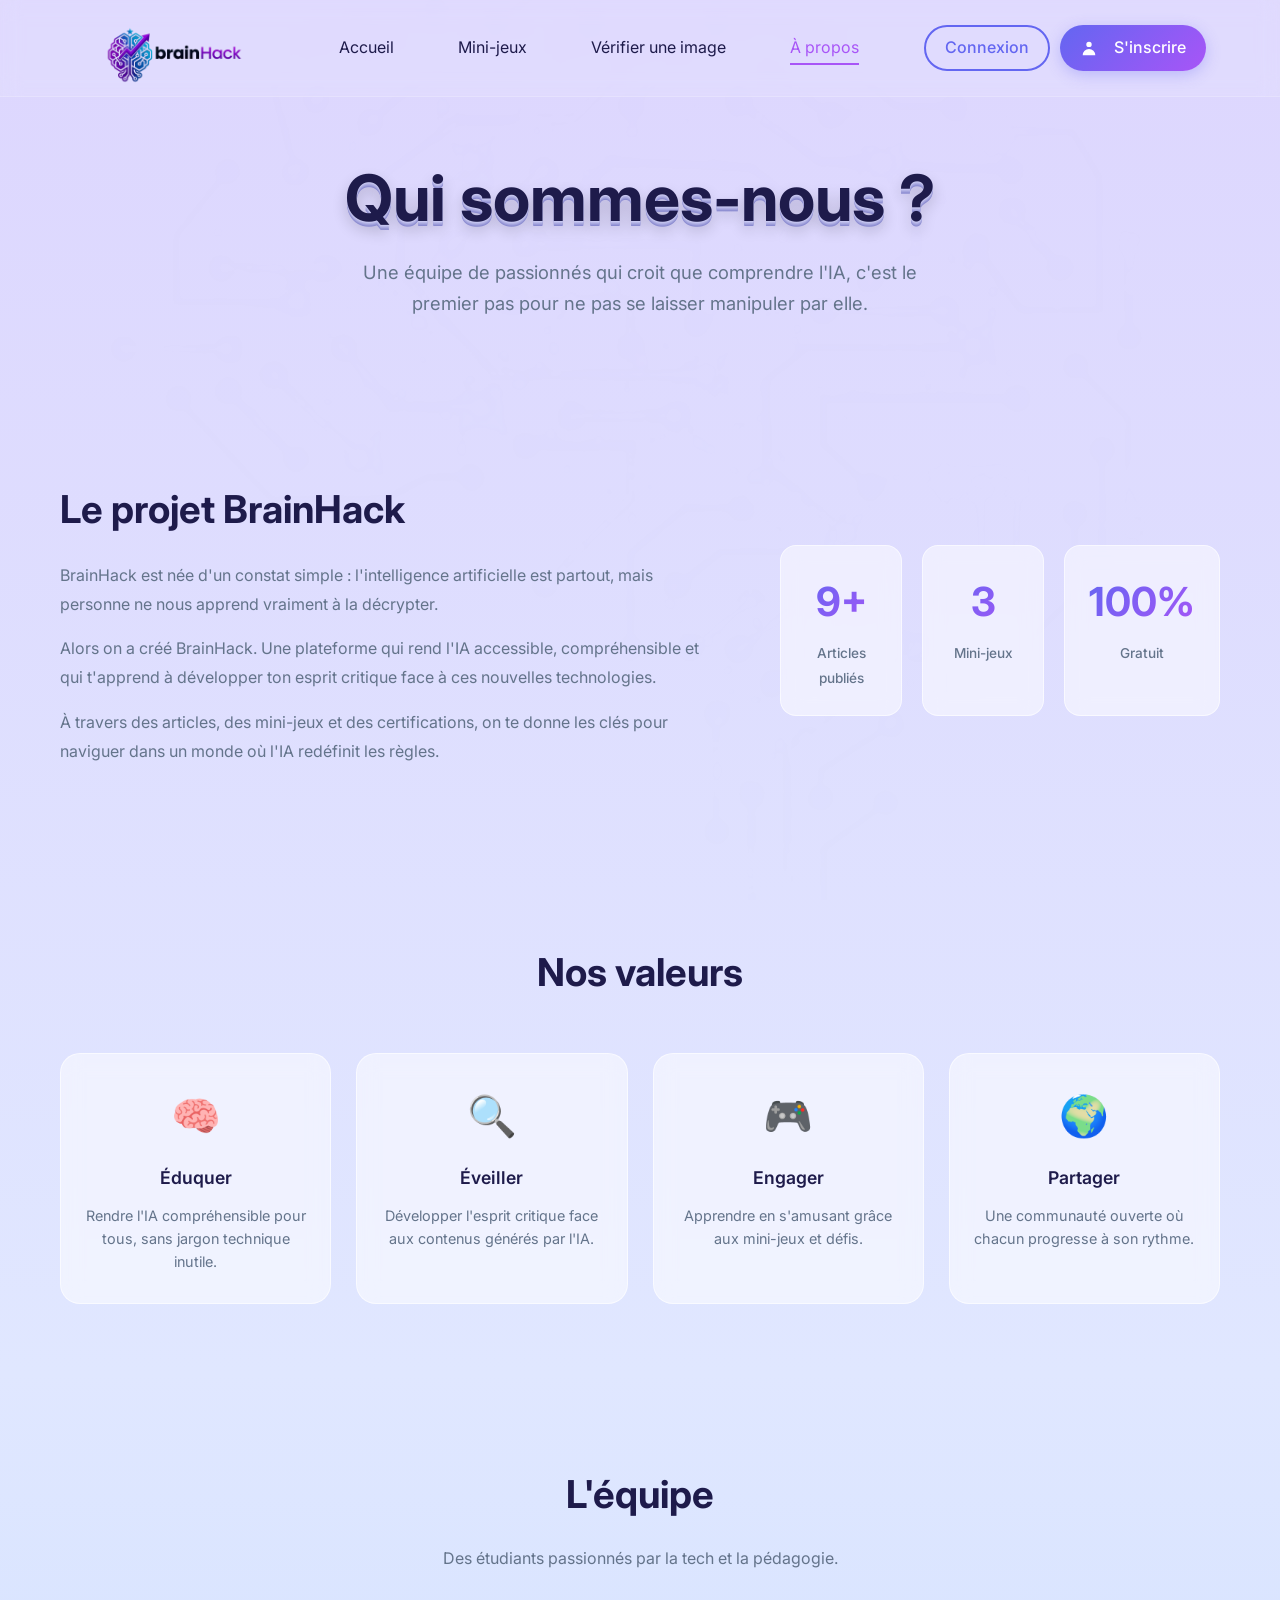
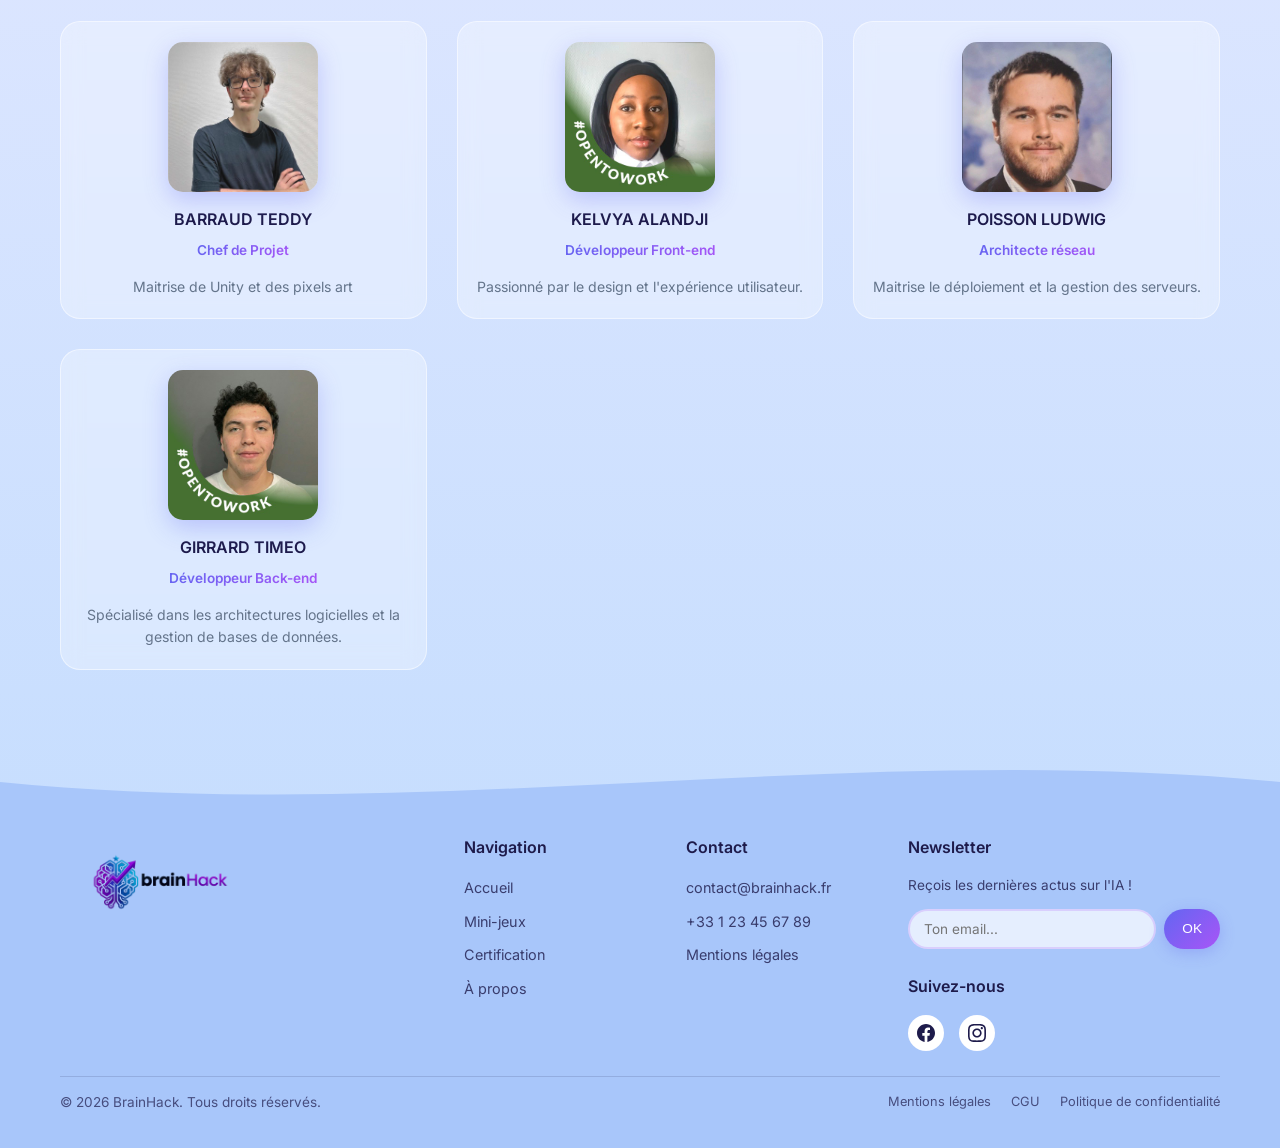
<file: frontend/html/Apropos.html>
﻿<!doctype html>
<html lang="fr">
  <head>
    <meta charset="UTF-8" />
    <meta name="viewport" content="width=device-width, initial-scale=1.0" />
    <title>À propos - BrainHack</title>
    <link rel="stylesheet" href="../css/style.css" />
    <link rel="preconnect" href="https://fonts.googleapis.com" />
    <link rel="preconnect" href="https://fonts.gstatic.com" crossorigin />
    <link
      href="https://fonts.googleapis.com/css2?family=Inter:wght@300;400;500;600;700&display=swap"
      rel="stylesheet"
    />
  </head>
  <body>
    <div class="page-bg">
      <img src="../assets/cerveauTest.png" alt="" class="bg-circuit" />
    </div>

    <!-- Navigation -->
    <nav class="navbar">
      <div class="nav-container">
        <a href="index.html" class="logo">
          <div class="logo-icon">
            <img
              src="../assets/logo.png"
              alt="Logo BrainHack"
              class="logo-img"
            />
          </div>
        </a>
        <div class="nav-links">
          <a href="index.html" class="nav-link">Accueil</a>
          <a href="games.html" class="nav-link">Mini-jeux</a>
          <a href="../api_ia/api-ia-bouton.html" class="nav-link"
            >Vérifier une image</a
          >
          <a href="Apropos.html" class="nav-link active">À propos</a>
        </div>
        <div class="nav-actions">
          <a href="authentification.html?mode=login" class="btn-outline-nav"
            >Connexion</a
          >
          <a href="authentification.html?mode=register" class="btn btn-primary">
            <svg class="btn-icon" viewBox="0 0 20 20" fill="currentColor">
              <path
                fill-rule="evenodd"
                d="M10 9a3 3 0 100-6 3 3 0 000 6zm-7 9a7 7 0 1114 0H3z"
                clip-rule="evenodd"
              />
            </svg>
            S'inscrire
          </a>
        </div>
        <button class="mobile-menu-btn" aria-label="Menu">
          <span></span>
          <span></span>
          <span></span>
        </button>
      </div>
    </nav>

    <main>
      <!-- Hero -->
      <section class="apropos-hero">
        <div class="container">
          <div class="apropos-hero-content">
            <h1 class="apropos-title">Qui sommes-nous ?</h1>
            <p class="apropos-subtitle">
              Une équipe de passionnés qui croit que comprendre l'IA, c'est le
              premier pas pour ne pas se laisser manipuler par elle.
            </p>
          </div>
        </div>
      </section>

      <!-- Présentation -->
      <section class="apropos-section">
        <div class="container">
          <div class="apropos-project">
            <div class="apropos-project-text">
              <h2 class="section-title">Le projet BrainHack</h2>
              <p>
                BrainHack est née d'un constat simple : l'intelligence
                artificielle est partout, mais personne ne nous apprend vraiment
                à la décrypter.
              </p>
              <p>
                Alors on a créé BrainHack. Une plateforme qui rend l'IA
                accessible, compréhensible et qui t'apprend à développer ton
                esprit critique face à ces nouvelles technologies.
              </p>
              <p>
                À travers des articles, des mini-jeux et des certifications, on
                te donne les clés pour naviguer dans un monde où l'IA redéfinit
                les règles.
              </p>
            </div>
            <div class="apropos-project-stats">
              <div class="stat-card">
                <span class="stat-number">9+</span>
                <span class="stat-label">Articles publiés</span>
              </div>
              <div class="stat-card">
                <span class="stat-number">3</span>
                <span class="stat-label">Mini-jeux</span>
              </div>
              <div class="stat-card">
                <span class="stat-number">100%</span>
                <span class="stat-label">Gratuit</span>
              </div>
            </div>
          </div>
        </div>
      </section>

      <!-- Valeurs -->
      <section class="apropos-section apropos-mission">
        <div class="container">
          <h2 class="section-title text-center">Nos valeurs</h2>
          <div class="valeurs-grid">
            <div class="valeur-card">
              <div class="valeur-icon">🧠</div>
              <h3>Éduquer</h3>
              <p>
                Rendre l'IA compréhensible pour tous, sans jargon technique
                inutile.
              </p>
            </div>
            <div class="valeur-card">
              <div class="valeur-icon">🔍</div>
              <h3>Éveiller</h3>
              <p>
                Développer l'esprit critique face aux contenus générés par l'IA.
              </p>
            </div>
            <div class="valeur-card">
              <div class="valeur-icon">🎮</div>
              <h3>Engager</h3>
              <p>Apprendre en s'amusant grâce aux mini-jeux et défis.</p>
            </div>
            <div class="valeur-card">
              <div class="valeur-icon">🌍</div>
              <h3>Partager</h3>
              <p>Une communauté ouverte où chacun progresse à son rythme.</p>
            </div>
          </div>
        </div>
      </section>

      <!-- Équipe -->
      <section class="apropos-section">
        <div class="container">
          <h2 class="section-title text-center">L'équipe</h2>
          <p class="section-subtitle text-center">
            Des étudiants passionnés par la tech et la pédagogie.
          </p>
          <div class="equipe-grid">
            <div class="membre-card">
              <div class="membre-photo">
                <img
                  src="../assets/cap1.jpg"
                  alt="BARRAUD TEDDY"
                  onerror="
                    this.style.display = 'none';
                    this.nextElementSibling.style.display = 'flex';
                  "
                />
              </div>
              <h3 class="membre-nom">BARRAUD TEDDY</h3>
              <span class="membre-role">Chef de Projet</span>
              <p class="membre-bio">Maitrise de Unity et des pixels art</p>
            </div>
            <div class="membre-card">
              <div class="membre-photo">
                <img
                  src="../assets/femme.jpg"
                  alt="KELVYA ALANDJI"
                  onerror="
                    this.style.display = 'none';
                    this.nextElementSibling.style.display = 'flex';
                  "
                />
                <div class="membre-avatar-fallback">?</div>
              </div>
              <h3 class="membre-nom">KELVYA ALANDJI</h3>
              <span class="membre-role">Développeur Front-end</span>
              <p class="membre-bio">
                Passionné par le design et l'expérience utilisateur.
              </p>
            </div>
            <div class="membre-card">
              <div class="membre-photo">
                <img
                  src="../assets/cap2.jpg"
                  alt="POISSON LUDWIG"
                  onerror="
                    this.style.display = 'none';
                    this.nextElementSibling.style.display = 'flex';
                  "
                />
              </div>
              <h3 class="membre-nom">POISSON LUDWIG</h3>
              <span class="membre-role">Architecte réseau</span>
              <p class="membre-bio">
                Maitrise le déploiement et la gestion des serveurs.
              </p>
            </div>
            <div class="membre-card">
              <div class="membre-photo">
                <img
                  src="../assets/cap3.jpg"
                  alt="GIRRARD TIMEO"
                  onerror="
                    this.style.display = 'none';
                    this.nextElementSibling.style.display = 'flex';
                  "
                />
              </div>
              <h3 class="membre-nom">GIRRARD TIMEO</h3>
              <span class="membre-role">Développeur Back-end</span>
              <p class="membre-bio">
                Spécialisé dans les architectures logicielles et la gestion de
                bases de données.
              </p>
            </div>
          </div>
        </div>
      </section>
    </main>

    <!-- Footer -->
    <footer class="footer">
      <div class="footer-wave">
        <svg viewBox="0 0 1440 120" preserveAspectRatio="none">
          <path
            d="M0,64 C480,150 960,-20 1440,64 L1440,120 L0,120 Z"
            fill="#a8c6fa"
          />
        </svg>
      </div>
      <div class="footer-content">
        <div class="container">
          <div class="footer-grid">
            <div class="footer-brand">
              <a href="index.html" class="logo">
                <div class="logo-icon">
                  <img
                    src="../assets/logo.png"
                    alt="Logo BrainHack"
                    class="logo-img"
                  />
                </div>
              </a>
            </div>
            <div class="footer-links">
              <h4>Navigation</h4>
              <ul>
                <li><a href="index.html">Accueil</a></li>
                <li><a href="games.html">Mini-jeux</a></li>
                <li><a href="certification.html">Certification</a></li>
                <li><a href="Apropos.html">À propos</a></li>
              </ul>
            </div>
            <div class="footer-links">
              <h4>Contact</h4>
              <ul>
                <li>
                  <a href="mailto:contact@brainhack.fr">contact@brainhack.fr</a>
                </li>
                <li><a href="tel:+33123456789">+33 1 23 45 67 89</a></li>
                <li><a href="#">Mentions légales</a></li>
              </ul>
            </div>
            <div class="footer-newsletter">
              <h4>Newsletter</h4>
              <p class="newsletter-desc">
                Reçois les dernières actus sur l'IA !
              </p>
              <div class="newsletter-form">
                <input
                  type="email"
                  class="newsletter-input"
                  placeholder="Ton email..."
                />
                <button class="btn btn-primary newsletter-btn">OK</button>
              </div>
              <h4 style="margin-top: 25px">Suivez-nous</h4>
              <div class="social-links">
                <a href="#" aria-label="Facebook">
                  <svg
                    viewBox="0 0 24 24"
                    fill="currentColor"
                    class="social-icon"
                  >
                    <path
                      d="M24 12.073c0-6.627-5.373-12-12-12s-12 5.373-12 12c0 5.99 4.388 10.954 10.125 11.854v-8.385H7.078v-3.47h3.047V9.43c0-3.007 1.792-4.669 4.533-4.669 1.312 0 2.686.235 2.686.235v2.953H15.83c-1.491 0-1.956.925-1.956 1.874v2.25h3.328l-.532 3.47h-2.796v8.385C19.612 23.027 24 18.062 24 12.073z"
                    />
                  </svg>
                </a>
                <a href="#" aria-label="Instagram">
                  <svg
                    viewBox="0 0 24 24"
                    fill="currentColor"
                    class="social-icon"
                  >
                    <path
                      d="M12 2.163c3.204 0 3.584.012 4.85.07 3.252.148 4.771 1.691 4.919 4.919.058 1.265.069 1.645.069 4.849 0 3.205-.012 3.584-.069 4.849-.149 3.225-1.664 4.771-4.919 4.919-1.266.058-1.644.07-4.85.07-3.204 0-3.584-.012-4.849-.07-3.26-.149-4.771-1.699-4.919-4.92-.058-1.265-.07-1.644-.07-4.849 0-3.204.013-3.583.07-4.849.149-3.227 1.664-4.771 4.919-4.919 1.266-.057 1.645-.069 4.849-.069zm0-2.163c-3.259 0-3.667.014-4.947.072-4.358.2-6.78 2.618-6.98 6.98-.059 1.281-.073 1.689-.073 4.948 0 3.259.014 3.668.072 4.948.2 4.358 2.618 6.78 6.98 6.98 1.281.058 1.689.072 4.948.072 3.259 0 3.668-.014 4.948-.072 4.354-.2 6.782-2.618 6.979-6.98.059-1.28.073-1.689.073-4.948 0-3.259-.014-3.667-.072-4.947-.196-4.354-2.617-6.78-6.979-6.98-1.281-.059-1.69-.073-4.949-.073zm0 5.838c-3.403 0-6.162 2.759-6.162 6.162s2.759 6.163 6.162 6.163 6.162-2.759 6.162-6.163c0-3.403-2.759-6.162-6.162-6.162zm0 10.162c-2.209 0-4-1.79-4-4 0-2.209 1.791-4 4-4s4 1.791 4 4c0 2.21-1.791 4-4 4zm6.406-11.845c-.796 0-1.441.645-1.441 1.44s.645 1.44 1.441 1.44c.795 0 1.439-.645 1.439-1.44s-.644-1.44-1.439-1.44z"
                    />
                  </svg>
                </a>
              </div>
            </div>
          </div>
          <div class="footer-bottom">
            <p class="footer-copyright">
              © 2026 BrainHack. Tous droits réservés.
            </p>
            <div class="footer-legal">
              <a href="#">Mentions légales</a>
              <a href="#">CGU</a>
              <a href="#">Politique de confidentialité</a>
            </div>
          </div>
        </div>
      </div>
    </footer>

    <script src="../js/script.js"></script>
    <script src="../js/Apropos.js"></script>
  </body>
</html>
</file>
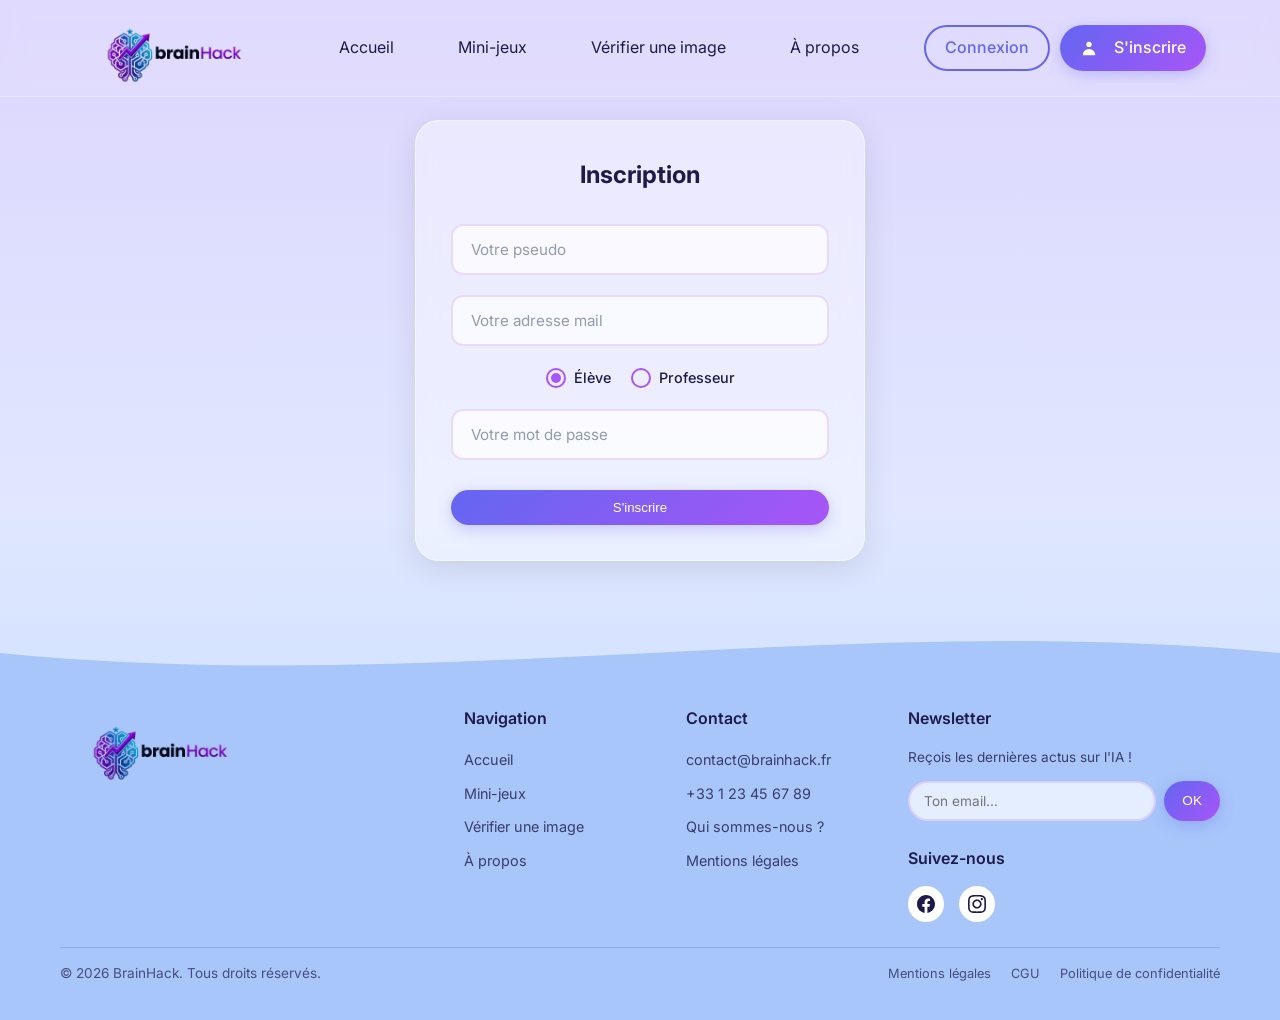
<file: frontend/html/authentification.html>
﻿<!doctype html>
<html lang="fr">
  <head>
    <meta charset="UTF-8" />
    <meta name="viewport" content="width=device-width, initial-scale=1.0" />
    <title>BrainHack - Tous comprendre sur l'IA</title>
    <link rel="icon" type="image/png" href="../assets/logo.png" />
    <link rel="stylesheet" href="../css/style.css" />
    <link rel="preconnect" href="https://fonts.googleapis.com" />
    <link rel="preconnect" href="https://fonts.gstatic.com" crossorigin />
    <link
      href="https://fonts.googleapis.com/css2?family=Inter:wght@300;400;500;600;700&display=swap"
      rel="stylesheet"
    />
  </head>
  <body>
    <!-- Navigation -->
    <nav class="navbar">
      <div class="nav-container">
        <a href="index.html" class="logo">
          <div class="logo-icon">
            <img
              src="../assets/logo.png"
              alt="Logo BrainHack"
              class="logo-img"
            />
          </div>
        </a>

        <div class="nav-links">
          <a href="index.html" class="nav-link">Accueil</a>
          <a href="games.html" class="nav-link">Mini-jeux</a>
          <a href="../api_ia/api-ia-bouton.html" class="nav-link"
            >Vérifier une image</a
          >
          <a href="Apropos.html" class="nav-link">À propos</a>
        </div>

        <div class="nav-actions">
          <a
            href="authentification.html?mode=login"
            class="btn btn-outline-nav"
          >
            Connexion
          </a>
          <a href="authentification.html?mode=register" class="btn btn-primary">
            <svg class="btn-icon" viewBox="0 0 20 20" fill="currentColor">
              <path
                fill-rule="evenodd"
                d="M10 9a3 3 0 100-6 3 3 0 000 6zm-7 9a7 7 0 1114 0H3z"
                clip-rule="evenodd"
              />
            </svg>
            S'inscrire
          </a>
        </div>

        <button class="mobile-menu-btn" aria-label="Menu">
          <span></span>
          <span></span>
          <span></span>
        </button>
      </div>
    </nav>

    <main class="account-page">
      <div class="container">
        <!-- Section Auth (affichée quand l'utilisateur est déconnecté) -->
        <section class="auth-section" id="authSection">
          <!-- Formulaire d'Inscription -->
          <div class="auth-form-container" id="registerForm">
            <h2 class="auth-title">Inscription</h2>
            <form class="auth-form" id="registerFormElement">
              <div class="form-group">
                <input
                  type="text"
                  class="form-input"
                  placeholder="Votre pseudo"
                  required
                />
              </div>
              <div class="form-group">
                <input
                  type="email"
                  class="form-input"
                  placeholder="Votre adresse mail"
                  required
                />
              </div>
              <div class="form-group role-selection">
                <label class="radio-label">
                  <input type="radio" name="role" value="eleve" checked />
                  <span class="radio-custom"></span>
                  <span class="radio-text">Élève</span>
                </label>
                <label class="radio-label">
                  <input type="radio" name="role" value="professeur" />
                  <span class="radio-custom"></span>
                  <span class="radio-text">Professeur</span>
                </label>
              </div>
              <div class="form-group">
                <input
                  type="password"
                  class="form-input"
                  placeholder="Votre mot de passe"
                  required
                />
              </div>
              <button type="submit" class="btn btn-primary btn-full">
                S'inscrire
              </button>
            </form>
          </div>

          <!-- Formulaire de Connexion -->
          <div class="auth-form-container hidden" id="loginForm">
            <h2 class="auth-title">Connexion</h2>
            <form class="auth-form" id="loginFormElement">
              <div class="form-group">
                <input
                  type="text"
                  class="form-input"
                  placeholder="Votre pseudo ou adresse mail"
                  required
                />
              </div>
              <div class="form-group">
                <input
                  type="password"
                  class="form-input"
                  placeholder="Votre mot de passe"
                  required
                />
              </div>
              <button type="submit" class="btn btn-primary btn-full">
                Se connecter
              </button>
              <a href="#" class="forgot-password">Mot de passe oublié ?</a>
            </form>
          </div>
        </section>
      </div>
    </main>

    <!-- Footer -->
    <footer class="footer">
      <div class="footer-wave">
        <svg viewBox="0 0 1440 120" preserveAspectRatio="none">
          <path
            d="M0,64 C480,150 960,-20 1440,64 L1440,120 L0,120 Z"
            fill="#a8c6fa"
          />
        </svg>
      </div>
      <div class="footer-content">
        <div class="container">
          <div class="footer-grid">
            <!-- Brand -->
            <div class="footer-brand">
              <a href="index.html" class="logo">
                <div class="logo-icon">
                  <img
                    src="../assets/logo.png"
                    alt="Logo BrainHack"
                    class="logo-img"
                  />
                </div>
              </a>
            </div>

            <!-- Navigation -->
            <div class="footer-links">
              <h4>Navigation</h4>
              <ul>
                <li><a href="index.html">Accueil</a></li>
                <li><a href="games.html">Mini-jeux</a></li>
                <li>
                  <a href="../api_ia/api-ia-bouton.html">Vérifier une image</a>
                </li>
                <li><a href="Apropos.html">À propos</a></li>
              </ul>
            </div>

            <!-- Contact -->
            <div class="footer-links">
              <h4>Contact</h4>
              <ul>
                <li>
                  <a href="mailto:contact@brainhack.fr">contact@brainhack.fr</a>
                </li>
                <li><a href="tel:+33123456789">+33 1 23 45 67 89</a></li>
                <li>
                  <a href="Apropos.html">Qui sommes-nous ?</a>
                </li>
                <li>
                  <a href="mentions-legales.html">Mentions légales</a>
                </li>
              </ul>
            </div>

            <!-- Newsletter + Réseaux -->
            <div class="footer-newsletter">
              <h4>Newsletter</h4>
              <p class="newsletter-desc">
                Reçois les dernières actus sur l'IA !
              </p>
              <div class="newsletter-form">
                <input
                  type="email"
                  class="newsletter-input"
                  placeholder="Ton email..."
                />
                <button class="btn btn-primary newsletter-btn">OK</button>
              </div>
              <h4 style="margin-top: 25px">Suivez-nous</h4>
              <div class="social-links">
                <a href="#" aria-label="Facebook">
                  <svg
                    viewBox="0 0 24 24"
                    fill="currentColor"
                    class="social-icon"
                  >
                    <path
                      d="M24 12.073c0-6.627-5.373-12-12-12s-12 5.373-12 12c0 5.99 4.388 10.954 10.125 11.854v-8.385H7.078v-3.47h3.047V9.43c0-3.007 1.792-4.669 4.533-4.669 1.312 0 2.686.235 2.686.235v2.953H15.83c-1.491 0-1.956.925-1.956 1.874v2.25h3.328l-.532 3.47h-2.796v8.385C19.612 23.027 24 18.062 24 12.073z"
                    />
                  </svg>
                </a>
                <a href="#" aria-label="Instagram">
                  <svg
                    viewBox="0 0 24 24"
                    fill="currentColor"
                    class="social-icon"
                  >
                    <path
                      d="M12 2.163c3.204 0 3.584.012 4.85.07 3.252.148 4.771 1.691 4.919 4.919.058 1.265.069 1.645.069 4.849 0 3.205-.012 3.584-.069 4.849-.149 3.225-1.664 4.771-4.919 4.919-1.266.058-1.644.07-4.85.07-3.204 0-3.584-.012-4.849-.07-3.26-.149-4.771-1.699-4.919-4.92-.058-1.265-.07-1.644-.07-4.849 0-3.204.013-3.583.07-4.849.149-3.227 1.664-4.771 4.919-4.919 1.266-.057 1.645-.069 4.849-.069zm0-2.163c-3.259 0-3.667.014-4.947.072-4.358.2-6.78 2.618-6.98 6.98-.059 1.281-.073 1.689-.073 4.948 0 3.259.014 3.668.072 4.948.2 4.358 2.618 6.78 6.98 6.98 1.281.058 1.689.072 4.948.072 3.259 0 3.668-.014 4.948-.072 4.354-.2 6.782-2.618 6.979-6.98.059-1.28.073-1.689.073-4.948 0-3.259-.014-3.667-.072-4.947-.196-4.354-2.617-6.78-6.979-6.98-1.281-.059-1.69-.073-4.949-.073zm0 5.838c-3.403 0-6.162 2.759-6.162 6.162s2.759 6.163 6.162 6.163 6.162-2.759 6.162-6.163c0-3.403-2.759-6.162-6.162-6.162zm0 10.162c-2.209 0-4-1.79-4-4 0-2.209 1.791-4 4-4s4 1.791 4 4c0 2.21-1.791 4-4 4zm6.406-11.845c-.796 0-1.441.645-1.441 1.44s.645 1.44 1.441 1.44c.795 0 1.439-.645 1.439-1.44s-.644-1.44-1.439-1.44z"
                    />
                  </svg>
                </a>
              </div>
            </div>
          </div>

          <!-- Bas du footer -->
          <div class="footer-bottom">
            <p class="footer-copyright">
              © 2026 BrainHack. Tous droits réservés.
            </p>
            <div class="footer-legal">
              <a href="mentions-legales.html">Mentions légales</a>
              <a href="mentions-legales.html">CGU</a>
              <a href="mentions-legales.html">Politique de confidentialité</a>
            </div>
          </div>
        </div>
      </div>
    </footer>
    <script src="../js/script.js"></script>
    <script src="../js/auth.js"></script>
    <script src="../js/compte.js"></script>
  </body>
</html>
</file>
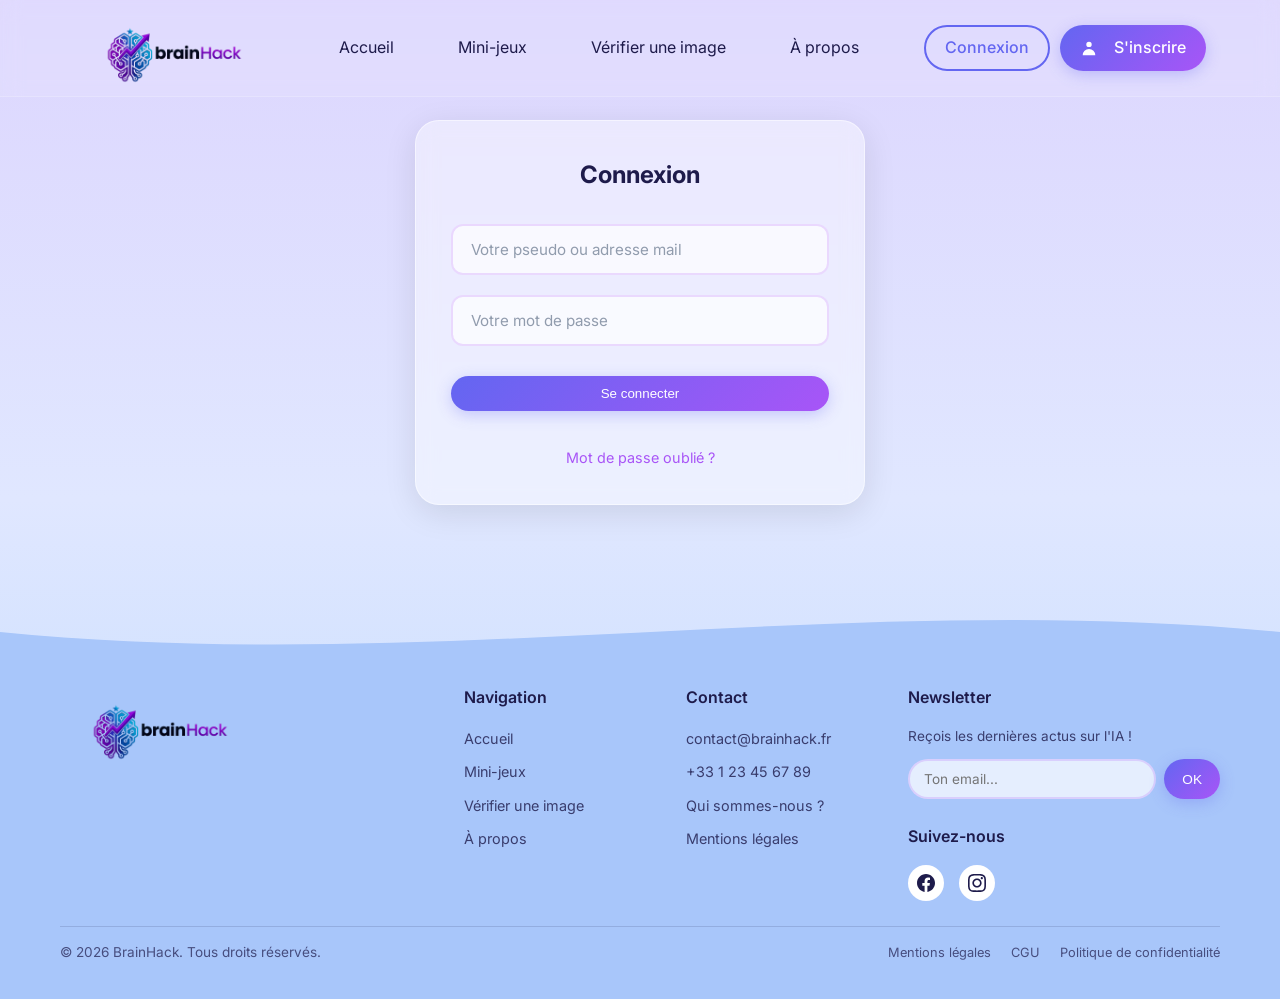
<file: frontend/html/compte.html>
﻿<!doctype html>
<html lang="fr">
  <head>
    <meta charset="UTF-8" />
    <meta name="viewport" content="width=device-width, initial-scale=1.0" />
    <title>BrainHack - Tous comprendre sur l'IA</title>
    <link rel="icon" type="image/png" href="../assets/logo.png" />
    <link rel="stylesheet" href="../css/style.css" />
    <link rel="preconnect" href="https://fonts.googleapis.com" />
    <link rel="preconnect" href="https://fonts.gstatic.com" crossorigin />
    <link
      href="https://fonts.googleapis.com/css2?family=Inter:wght@300;400;500;600;700&display=swap"
      rel="stylesheet"
    />
  </head>
  <body>
    <!-- Navigation -->
    <nav class="navbar">
      <div class="nav-container">
        <a href="index.html" class="logo">
          <div class="logo-icon">
            <img
              src="../assets/logo.png"
              alt="Logo BrainHack"
              class="logo-img"
            />
          </div>
        </a>

        <div class="nav-links">
          <a href="index.html" class="nav-link">Accueil</a>
          <a href="games.html" class="nav-link">Mini-jeux</a>
          <a href="../api_ia/api-ia-bouton.html" class="nav-link"
            >Vérifier une image</a
          >
          <a href="Apropos.html" class="nav-link">À propos</a>
        </div>

        <div class="nav-actions">
          <a
            href="authentification.html?mode=login"
            class="btn btn-outline-nav"
          >
            Connexion
          </a>
          <a href="authentification.html?mode=register" class="btn btn-primary">
            <svg class="btn-icon" viewBox="0 0 20 20" fill="currentColor">
              <path
                fill-rule="evenodd"
                d="M10 9a3 3 0 100-6 3 3 0 000 6zm-7 9a7 7 0 1114 0H3z"
                clip-rule="evenodd"
              />
            </svg>
            S'inscrire
          </a>
        </div>

        <button class="mobile-menu-btn" aria-label="Menu">
          <span></span>
          <span></span>
          <span></span>
        </button>
      </div>
    </nav>

    <main class="account-page">
      <div class="container">
        <section class="profile-section" id="profileSection">
          <h1 class="welcome-title">
            Bonjour, <span class="user-role">Élève</span>
            <span class="user-name">Lucas</span>
          </h1>

          <div class="profile-avatar">
            <div class="avatar-circle">
              <svg viewBox="0 0 24 24" fill="currentColor">
                <path
                  d="M12 12c2.21 0 4-1.79 4-4s-1.79-4-4-4-4 1.79-4 4 1.79 4 4 4zm0 2c-2.67 0-8 1.34-8 4v2h16v-2c0-2.66-5.33-4-8-4z"
                />
              </svg>
            </div>
            <input
              type="file"
              id="accountAvatarInput"
              class="avatar-input-hidden"
              accept="image/png,image/jpeg,image/webp,image/*"
            />
            <p class="pseudo-text">Pseudo</p>
            <p class="avatar-help-text">Clique sur l'avatar pour importer une photo</p>
          </div>

          <div class="medals-section">
            <h2>Vos médailles</h2>
            <div class="medals-grid">
              <div class="medal-item" data-medal-game="real-vs-ai">
                <div class="medal-visual">
                  <img class="medal-image" alt="Badge Réel vs IA" loading="lazy" />
                </div>
                <p class="medal-name">Réel vs IA</p>
                <p class="medal-tier-label">Verrouillé</p>
              </div>
              <div class="medal-item" data-medal-game="ai-history">
                <div class="medal-visual">
                  <img class="medal-image" alt="Badge Histoire de l'IA" loading="lazy" />
                </div>
                <p class="medal-name">Histoire IA</p>
                <p class="medal-tier-label">Verrouillé</p>
              </div>
              <div class="medal-item" data-medal-game="ball-blast">
                <div class="medal-visual">
                  <img class="medal-image" alt="Badge Ball Blast" loading="lazy" />
                </div>
                <p class="medal-name">Ball Blast</p>
                <p class="medal-tier-label">Verrouillé</p>
              </div>
            </div>
          </div>

          <div class="student-dashboard" id="studentDashboard">
            <h2>Tableau de bord eleve</h2>

            <p class="student-class-label" id="studentClassLabel"></p>

            <div class="dashboard-cards">
              <article class="dashboard-card">
                <h3>Articles lus</h3>
                <p>
                  <strong id="dashboardArticlesRead">0</strong>
                  / <span id="dashboardArticlesTotal">10</span>
                </p>
              </article>

              <article class="dashboard-card">
                <h3>Points mini-jeux</h3>
                <p><strong id="dashboardPoints">0</strong> points</p>
              </article>

              <article class="dashboard-card">
                <h3>Parties jouees</h3>
                <p><strong id="dashboardGamesPlayed">0</strong> sessions</p>
              </article>
            </div>

            <div class="dashboard-progress">
              <div class="dashboard-progress-head">
                <span>Progression globale</span>
                <span id="dashboardCompletionText">0%</span>
              </div>
              <div class="dashboard-progress-track">
                <div
                  class="dashboard-progress-fill"
                  id="dashboardCompletionBar"
                ></div>
              </div>
            </div>

            <div class="dashboard-certification" id="dashboardCertificationBox">
              <h3>Certification BrainHack</h3>
              <p id="dashboardCertificationStatus">
                Continue pour atteindre 100% et debloquer ta certification.
              </p>
              <a
                id="dashboardCertificationLink"
                href="certification.html"
                class="btn btn-primary dashboard-certification-btn"
                aria-disabled="true"
              >
                Voir ma certification
              </a>
            </div>

            <div class="dashboard-articles-compare" id="dashboardArticlesList">
              <section class="dashboard-articles-column">
                <h3 class="dashboard-articles-title">Articles lus</h3>
                <div
                  class="dashboard-articles-list dashboard-articles-read"
                  id="dashboardArticlesReadList"
                ></div>
              </section>
              <section class="dashboard-articles-column">
                <h3 class="dashboard-articles-title">Articles non lus</h3>
                <div
                  class="dashboard-articles-list dashboard-articles-unread"
                  id="dashboardArticlesUnreadList"
                ></div>
              </section>
            </div>

            <div class="student-custom-articles" id="studentCustomArticles">
              <h3>Articles ajoutés par ton professeur</h3>
              <div id="studentCustomArticlesList"></div>
            </div>
          </div>

          <button class="btn btn-secondary" id="logoutBtn">Déconnexion</button>
        </section>

        <section class="profile-section hidden" id="professorSection">
          <h1 class="welcome-title">
            Espace professeur, <span class="prof-name">Enseignant</span>
          </h1>

          <div class="professor-panel">
            <div class="professor-badge-row">
              <span class="professor-badge">Compte professeur</span>
              <span class="professor-email">prof@example.com</span>
            </div>

            <div class="professor-grid">
              <article class="professor-card">
                <h3>Classe et élèves</h3>
                <p>
                  Créé ta classe, ajoute tes élèves par email et suis
                  leur progression en un coup d'oeil.
                </p>

                <div class="professor-form-row">
                  <input
                    type="text"
                    id="profClassNameInput"
                    class="form-input"
                    placeholder="Nom de la classe (ex: 3eA)"
                  />
                  <button
                    class="btn btn-primary"
                    type="button"
                    id="profCreateClassBtn"
                  >
                    Créer
                  </button>
                </div>

                <label class="professor-label" for="profClassSelect"
                  >Classe active</label
                >
                <select id="profClassSelect" class="form-input"></select>
                <p id="profClassMeta" class="professor-meta"></p>

                <div class="professor-form-row">
                  <input
                    type="text"
                    id="profStudentIdentifierInput"
                    class="form-input"
                    placeholder="Pseudo ou email d'un eleve"
                  />
                  <button
                    class="btn btn-outline"
                    type="button"
                    id="profAddStudentBtn"
                  >
                    Ajouter
                  </button>
                </div>

                <div
                  id="profStudentsList"
                  class="professor-students-list"
                ></div>
              </article>

              <article class="professor-card">
                <h3>Articles de la classe</h3>
                <p>
                  Choisis les articles accessibles pour ta classe et ajoute des
                  ressources personnalisées.
                </p>

                <div
                  id="profAllowedArticlesList"
                  class="professor-articles-list"
                ></div>

                <h4 class="professor-subtitle">
                  Articles obligatoires certification
                </h4>
                <p class="professor-meta">
                  Sélectionne les articles que les élèves doivent lire pour
                  obtenir la certification.
                </p>
                <div
                  id="profCertificationRequiredArticlesList"
                  class="professor-articles-list"
                ></div>
                <p id="profCertificationMeta" class="professor-meta"></p>

                <div class="professor-custom-article">
                  <input
                    type="text"
                    id="profCustomArticleTitleInput"
                    class="form-input"
                    placeholder="Titre de l'article"
                  />
                  <input
                    type="url"
                    id="profCustomArticleUrlInput"
                    class="form-input"
                    placeholder="URL (https://...)"
                  />
                  <input
                    type="text"
                    id="profCustomArticleDescriptionInput"
                    class="form-input"
                    placeholder="Description courte (optionnel)"
                  />
                  <button
                    class="btn btn-outline"
                    type="button"
                    id="profAddArticleBtn"
                  >
                    Ajouter l'article
                  </button>
                </div>

                <div
                  id="profCustomArticlesList"
                  class="professor-custom-list"
                ></div>
              </article>

              <article class="professor-card">
                <h3>Classement et avancement</h3>
                <p>
                  Compare les points, la progression et les articles lus pour
                  chaque élève de ta classe.
                </p>

                <p id="profClassSummary" class="professor-meta"></p>

                <div class="professor-ranking-wrap">
                  <table class="professor-ranking-table">
                    <thead>
                      <tr>
                        <th>#</th>
                        <th>Élève</th>
                        <th>Points</th>
                        <th>Articles</th>
                        <th>Progression</th>
                      </tr>
                    </thead>
                    <tbody id="profRankingTableBody"></tbody>
                  </table>
                </div>
                <p id="profRankingEmpty" class="professor-meta"></p>
              </article>

              <article class="professor-card">
                <h3>Modifier les jeux</h3>
                <p>
                  Active/désactive les jeux et personnalise les liens utilisés
                  par ta classe.
                </p>

                <div class="professor-game-settings" id="profGameSettingsBox">
                  <label class="professor-article-checkbox">
                    <input type="checkbox" id="profGameRealVsAiEnabled" />
                    <span>Jeu Réel vs IA actif</span>
                  </label>
                  <input
                    type="url"
                    id="profGameRealVsAiLocalUrl"
                    class="form-input"
                    placeholder="URL locale Réel vs IA (localhost)"
                  />
                  <input
                    type="url"
                    id="profGameRealVsAiHostedUrl"
                    class="form-input"
                    placeholder="URL hebergee Réel vs IA"
                  />

                  <label class="professor-article-checkbox">
                    <input type="checkbox" id="profGameHistoryEnabled" />
                    <span>Jeu Histoire IA actif</span>
                  </label>
                  <input
                    type="url"
                    id="profGameHistoryLocalUrl"
                    class="form-input"
                    placeholder="URL locale Histoire IA (localhost)"
                  />
                  <input
                    type="url"
                    id="profGameHistoryHostedUrl"
                    class="form-input"
                    placeholder="URL hebergee Histoire IA"
                  />

                  <label class="professor-article-checkbox">
                    <input type="checkbox" id="profGameBallBlastEnabled" />
                    <span>Mini jeu Ball Blast visible</span>
                  </label>
                  <input
                    type="text"
                    id="profGameBallBlastSubtitle"
                    class="form-input"
                    placeholder="Sous-titre personnalise Ball Blast"
                  />

                  <button
                    class="btn btn-outline"
                    type="button"
                    id="profSaveGameSettingsBtn"
                  >
                    Enregistrer les réglages jeux
                  </button>
                </div>
              </article>
            </div>
          </div>

          <button class="btn btn-secondary" id="logoutBtnProfessor">
            Déconnexion
          </button>
        </section>
      </div>
    </main>

    <!-- Footer -->
    <footer class="footer">
      <div class="footer-wave">
        <svg viewBox="0 0 1440 120" preserveAspectRatio="none">
          <path
            d="M0,64 C480,150 960,-20 1440,64 L1440,120 L0,120 Z"
            fill="#a8c6fa"
          />
        </svg>
      </div>
      <div class="footer-content">
        <div class="container">
          <div class="footer-grid">
            <!-- Brand -->
            <div class="footer-brand">
              <a href="index.html" class="logo">
                <div class="logo-icon">
                  <img
                    src="../assets/logo.png"
                    alt="Logo BrainHack"
                    class="logo-img"
                  />
                </div>
              </a>
            </div>

            <!-- Navigation -->
            <div class="footer-links">
              <h4>Navigation</h4>
              <ul>
                <li><a href="index.html">Accueil</a></li>
                <li><a href="games.html">Mini-jeux</a></li>
                <li>
                  <a href="../api_ia/api-ia-bouton.html">Vérifier une image</a>
                </li>
                <li><a href="Apropos.html">À propos</a></li>
              </ul>
            </div>

            <!-- Contact -->
            <div class="footer-links">
              <h4>Contact</h4>
              <ul>
                <li>
                  <a href="mailto:contact@brainhack.fr">contact@brainhack.fr</a>
                </li>
                <li><a href="tel:+33123456789">+33 1 23 45 67 89</a></li>
                <li>
                  <a href="Apropos.html">Qui sommes-nous ?</a>
                </li>
                <li>
                  <a href="mentions-legales.html">Mentions légales</a>
                </li>
              </ul>
            </div>

            <!-- Newsletter + Réseaux -->
            <div class="footer-newsletter">
              <h4>Newsletter</h4>
              <p class="newsletter-desc">
                Reçois les dernières actus sur l'IA !
              </p>
              <div class="newsletter-form">
                <input
                  type="email"
                  class="newsletter-input"
                  placeholder="Ton email..."
                />
                <button class="btn btn-primary newsletter-btn">OK</button>
              </div>
              <h4 style="margin-top: 25px">Suivez-nous</h4>
              <div class="social-links">
                <a href="#" aria-label="Facebook">
                  <svg
                    viewBox="0 0 24 24"
                    fill="currentColor"
                    class="social-icon"
                  >
                    <path
                      d="M24 12.073c0-6.627-5.373-12-12-12s-12 5.373-12 12c0 5.99 4.388 10.954 10.125 11.854v-8.385H7.078v-3.47h3.047V9.43c0-3.007 1.792-4.669 4.533-4.669 1.312 0 2.686.235 2.686.235v2.953H15.83c-1.491 0-1.956.925-1.956 1.874v2.25h3.328l-.532 3.47h-2.796v8.385C19.612 23.027 24 18.062 24 12.073z"
                    />
                  </svg>
                </a>
                <a href="#" aria-label="Instagram">
                  <svg
                    viewBox="0 0 24 24"
                    fill="currentColor"
                    class="social-icon"
                  >
                    <path
                      d="M12 2.163c3.204 0 3.584.012 4.85.07 3.252.148 4.771 1.691 4.919 4.919.058 1.265.069 1.645.069 4.849 0 3.205-.012 3.584-.069 4.849-.149 3.225-1.664 4.771-4.919 4.919-1.266.058-1.644.07-4.85.07-3.204 0-3.584-.012-4.849-.07-3.26-.149-4.771-1.699-4.919-4.92-.058-1.265-.07-1.644-.07-4.849 0-3.204.013-3.583.07-4.849.149-3.227 1.664-4.771 4.919-4.919 1.266-.057 1.645-.069 4.849-.069zm0-2.163c-3.259 0-3.667.014-4.947.072-4.358.2-6.78 2.618-6.98 6.98-.059 1.281-.073 1.689-.073 4.948 0 3.259.014 3.668.072 4.948.2 4.358 2.618 6.78 6.98 6.98 1.281.058 1.689.072 4.948.072 3.259 0 3.668-.014 4.948-.072 4.354-.2 6.782-2.618 6.979-6.98.059-1.28.073-1.689.073-4.948 0-3.259-.014-3.667-.072-4.947-.196-4.354-2.617-6.78-6.979-6.98-1.281-.059-1.69-.073-4.949-.073zm0 5.838c-3.403 0-6.162 2.759-6.162 6.162s2.759 6.163 6.162 6.163 6.162-2.759 6.162-6.163c0-3.403-2.759-6.162-6.162-6.162zm0 10.162c-2.209 0-4-1.79-4-4 0-2.209 1.791-4 4-4s4 1.791 4 4c0 2.21-1.791 4-4 4zm6.406-11.845c-.796 0-1.441.645-1.441 1.44s.645 1.44 1.441 1.44c.795 0 1.439-.645 1.439-1.44s-.644-1.44-1.439-1.44z"
                    />
                  </svg>
                </a>
              </div>
            </div>
          </div>

          <!-- Bas du footer -->
          <div class="footer-bottom">
            <p class="footer-copyright">
              © 2026 BrainHack. Tous droits réservés.
            </p>
            <div class="footer-legal">
              <a href="mentions-legales.html">Mentions légales</a>
              <a href="mentions-legales.html">CGU</a>
              <a href="mentions-legales.html"
                >Politique de confidentialité</a
              >
            </div>
          </div>
        </div>
      </div>
    </footer>

    <script src="../js/script.js"></script>
    <script src="../js/compte.js"></script>
  </body>
</html>
</file>
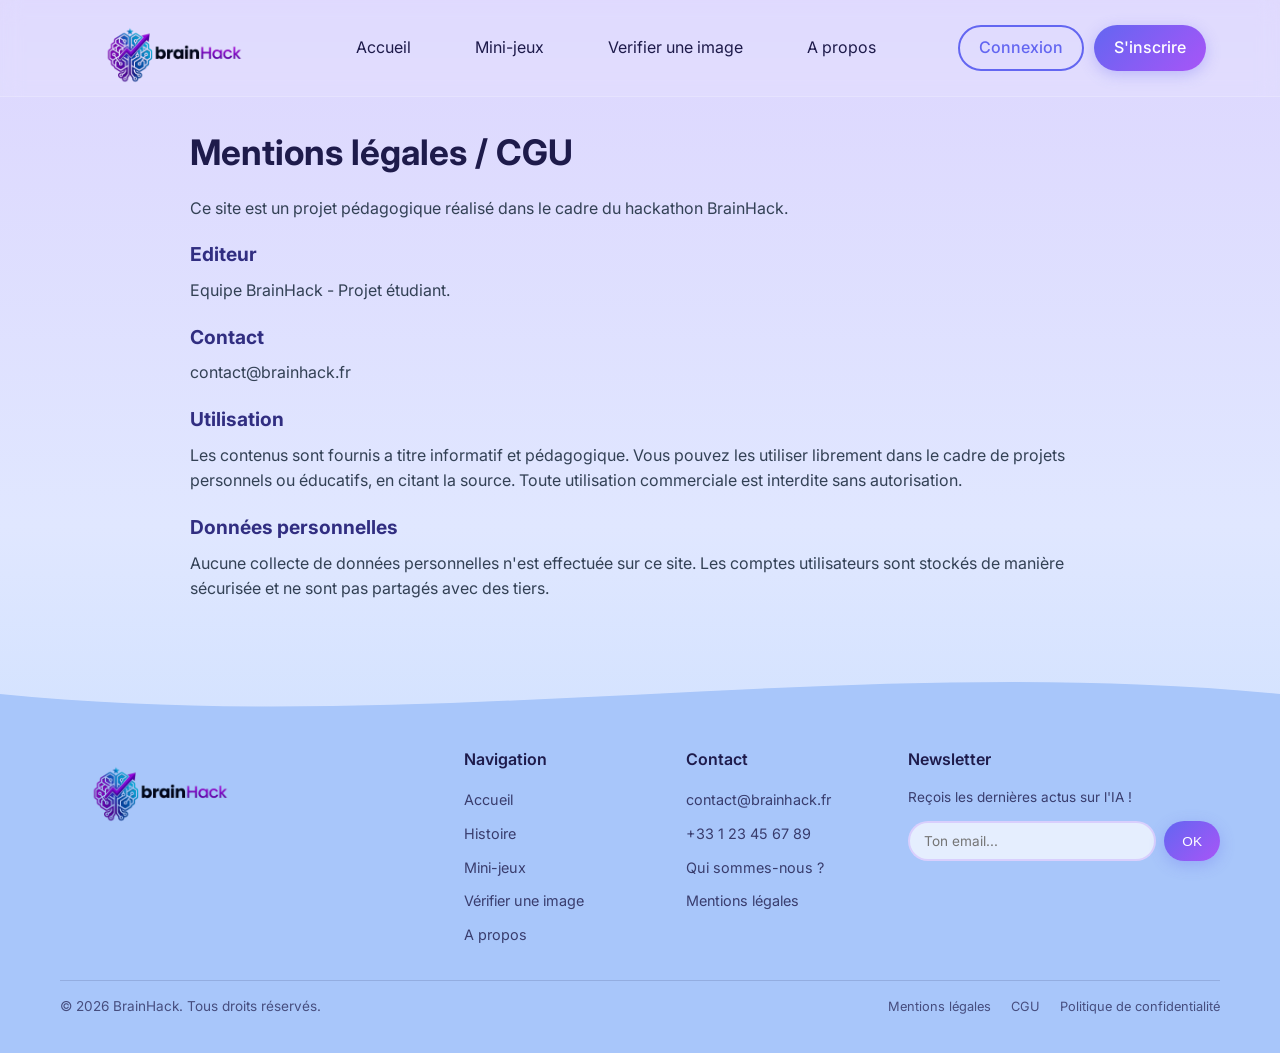
<file: frontend/html/mentions-legales.html>
<!doctype html>
<html lang="fr">
  <head>
    <meta charset="UTF-8" />
    <meta name="viewport" content="width=device-width, initial-scale=1.0" />
    <title>Mentions legales - BrainHack</title>
    <link rel="icon" type="image/png" href="../assets/logo.png" />
    <link rel="stylesheet" href="../css/style.css" />
    <link rel="preconnect" href="https://fonts.googleapis.com" />
    <link rel="preconnect" href="https://fonts.gstatic.com" crossorigin />
    <link
      href="https://fonts.googleapis.com/css2?family=Inter:wght@300;400;500;600;700&display=swap"
      rel="stylesheet"
    />
  </head>
  <body>
    <nav class="navbar">
      <div class="nav-container">
        <a href="index.html" class="logo">
          <div class="logo-icon">
            <img
              src="../assets/logo.png"
              alt="Logo BrainHack"
              class="logo-img"
            />
          </div>
        </a>

        <div class="nav-links">
          <a href="index.html" class="nav-link">Accueil</a>
          <a href="games.html" class="nav-link">Mini-jeux</a>
          <a href="../api_ia/api-ia-bouton.html" class="nav-link"
            >Verifier une image</a
          >
          <a href="Apropos.html" class="nav-link">A propos</a>
        </div>

        <div class="nav-actions">
          <a href="authentification.html?mode=login" class="btn btn-outline-nav"
            >Connexion</a
          >
          <a href="authentification.html?mode=register" class="btn btn-primary"
            >S'inscrire</a
          >
        </div>
      </div>
    </nav>

    <main class="account-page" style="padding-top: 130px">
      <div class="container">
        <section
          class="profile-section"
          style="max-width: 900px; text-align: left"
        >
          <h1 class="welcome-title" style="margin-bottom: 20px">
            Mentions légales / CGU
          </h1>
          <p style="margin-bottom: 14px; color: #334155">
            Ce site est un projet pédagogique réalisé dans le cadre du hackathon
            BrainHack.
          </p>
          <h2 style="font-size: 1.2rem; margin: 18px 0 8px; color: #312e81">
            Editeur
          </h2>
          <p style="color: #334155">Equipe BrainHack - Projet étudiant.</p>

          <h2 style="font-size: 1.2rem; margin: 18px 0 8px; color: #312e81">
            Contact
          </h2>
          <p style="color: #334155">contact@brainhack.fr</p>

          <h2 style="font-size: 1.2rem; margin: 18px 0 8px; color: #312e81">
            Utilisation
          </h2>
          <p style="color: #334155">
            Les contenus sont fournis a titre informatif et pédagogique. Vous pouvez les utiliser librement dans le cadre de projets personnels ou éducatifs, en citant la source. Toute utilisation commerciale est interdite sans autorisation.
          </p>

          <h2 style="font-size: 1.2rem; margin: 18px 0 8px; color: #312e81">
            Données personnelles
          </h2>
          <p style="color: #334155">
            Aucune collecte de données personnelles n'est effectuée sur ce site. Les comptes utilisateurs sont stockés de manière sécurisée et ne sont pas partagés avec des tiers.
          </p>
        </section>
      </div>
    </main>

    <footer class="footer">
      <div class="footer-wave">
        <svg viewBox="0 0 1440 120" preserveAspectRatio="none">
          <path
            d="M0,64 C480,150 960,-20 1440,64 L1440,120 L0,120 Z"
            fill="#a8c6fa"
          />
        </svg>
      </div>
      <div class="footer-content">
        <div class="container">
          <div class="footer-grid">
            <div class="footer-brand">
              <a href="index.html" class="logo">
                <div class="logo-icon">
                  <img
                    src="../assets/logo.png"
                    alt="Logo BrainHack"
                    class="logo-img"
                  />
                </div>
              </a>
            </div>

            <div class="footer-links">
              <h4>Navigation</h4>
              <ul>
                <li><a href="index.html">Accueil</a></li>
                <li><a href="index.html#histoire">Histoire</a></li>
                <li><a href="games.html">Mini-jeux</a></li>
                <li>
                  <a href="../api_ia/api-ia-bouton.html">Vérifier une image</a>
                </li>
                <li><a href="Apropos.html">A propos</a></li>
              </ul>
            </div>

            <div class="footer-links">
              <h4>Contact</h4>
              <ul>
                <li>
                  <a href="mailto:contact@brainhack.fr">contact@brainhack.fr</a>
                </li>
                <li><a href="tel:+33123456789">+33 1 23 45 67 89</a></li>
                <li><a href="Apropos.html">Qui sommes-nous ?</a></li>
                <li><a href="mentions-legales.html">Mentions légales</a></li>
              </ul>
            </div>

            <div class="footer-newsletter">
              <h4>Newsletter</h4>
              <p class="newsletter-desc">
                Reçois les dernières actus sur l'IA !
              </p>
              <div class="newsletter-form">
                <input
                  type="email"
                  class="newsletter-input"
                  placeholder="Ton email..."
                />
                <button class="btn btn-primary newsletter-btn">OK</button>
              </div>
            </div>
          </div>

          <div class="footer-bottom">
            <p class="footer-copyright">
              © 2026 BrainHack. Tous droits réservés.
            </p>
            <div class="footer-legal">
              <a href="mentions-legales.html">Mentions légales</a>
              <a href="mentions-legales.html">CGU</a>
              <a href="mentions-legales.html">Politique de confidentialité</a>
            </div>
          </div>
        </div>
      </div>
    </footer>

    <script src="../js/script.js"></script>
  </body>
</html>
</file>
<file: frontend/css/style.css>
/* ============================================
   VARIABLES GLOBALES
   ============================================ */
:root {
    --primary: #6366f1;
    --primary-dark: #4f46e5;
    --secondary: #a855f7;
    --accent: #ec4899;
    --bg-light: #f0f4ff;
    --bg-gradient-start: #e0e7ff;
    --bg-gradient-end: #ddd6fe;
    --footer-bg: #a8c6fa;
    --text-dark: #1e1b4b;
    --text-light: #64748b;
    --white: #ffffff;
    --card-bg: #1a1a2e;
    --shadow: 0 4px 6px -1px rgba(0, 0, 0, 0.1), 0 2px 4px -1px rgba(0, 0, 0, 0.06);
    --shadow-lg: 0 10px 15px -3px rgba(0, 0, 0, 0.1), 0 4px 6px -2px rgba(0, 0, 0, 0.05);
}

/* ============================================
   ICÔNES
   ============================================ */
svg[class^="icon-"], svg[class*=" icon-"], .logo-svg, .social-icon, .btn-icon {
    fill: currentColor;
    display: inline-block;
    vertical-align: middle;
}

.logo-svg { width: 60px; height: 60px; }
.social-icon { width: 24px; height: 24px; }
.btn-icon { width: 18px; height: 18px; margin-right: 8px; }
.icon-stat { width: 16px; height: 16px; margin-right: 4px; }

/* ============================================
   RESET ET BASE
   ============================================ */
* {
    margin: 0;
    padding: 0;
    box-sizing: border-box;
}

html {
    scroll-behavior: smooth;
}

body {
    font-family: 'Inter', -apple-system, BlinkMacSystemFont, 'Segoe UI', Roboto, sans-serif;
    background: linear-gradient(180deg, #ddd6fe 0%, #e0e7ff 50%, #bfdbfe 100%);
    color: var(--text-dark);
    line-height: 1.6;
    min-height: 100vh;
}

.container {
    max-width: 1200px;
    margin: 0 auto;
    padding: 0 20px;
}

/* ============================================
   NAVIGATION
   ============================================ */
.navbar {
    position: fixed;
    top: 0;
    left: 0;
    right: 0;
    z-index: 1000;
    width: 100%;
    background: linear-gradient(135deg, rgba(224, 231, 255, 0.9) 0%, rgba(221, 214, 254, 0.9) 100%);
    backdrop-filter: blur(10px);
    border-bottom: 1px solid rgba(255, 255, 255, 0.2);
    transition: all 0.3s ease;
}

.nav-container {
    max-width: 90%;
    margin: 0 auto;
    padding: 0.5rem 10px;
    display: flex;
    align-items: center;
    justify-content: space-between;
}

.logo {
    display: inline-flex;
    align-items: center;
    gap: 0.5rem;
    text-decoration: none;
    color: var(--text-dark);
}

.logo-icon {
    width: 200px;
    height: 80px;
    color: var(--secondary);
    overflow: hidden;
}

.logo-img {
    width: 100%;
    height: 120%;
    object-fit: contain;
}

.nav-links {
    display: flex;
    gap: 4rem;
}

.nav-link {
    text-decoration: none;
    color: var(--text-dark);
    font-weight: 400;
    transition: color 0.3s ease;
    position: relative;
}

.nav-link-mobile-account {
    display: none;
}

.nav-link:hover,
.nav-link.active {
    color: var(--secondary);
}

.nav-link::after {
    content: '';
    position: absolute;
    bottom: -4px;
    left: 0;
    width: 0;
    height: 2px;
    background: var(--secondary);
    transition: width 0.3s ease;
}

.nav-link:hover::after,
.nav-link.active::after {
    width: 100%;
}

.btn {
    display: inline-flex;
    align-items: center;
    gap: 0.5rem;
    padding: 0.625rem 1.25rem;
    border-radius: 9999px;
    text-decoration: none;
    font-weight: 500;
    transition: all 0.3s ease;
    border: none;
    cursor: pointer;
}

.btn-primary {
    background: linear-gradient(135deg, var(--primary) 0%, var(--secondary) 100%);
    color: var(--white);
    box-shadow: 0 4px 15px rgba(99, 102, 241, 0.3);
}

.btn-primary:hover {
    filter: brightness(1.1);
    transform: translateY(-2px);
}

.btn-icon {
    width: 18px;
    height: 18px;
}

.btn-text {
    background: transparent;
    color: var(--secondary);
    font-weight: 500;
    text-decoration: underline;
    padding: 0;
}

.btn-text:hover {
    color: var(--primary-dark);
}

.btn-outline {
    background: transparent;
    border: 2px solid var(--secondary);
    color: var(--secondary);
}

.btn-outline:hover {
    background: var(--secondary);
    color: white;
}

.btn-outline-nav {
    background: transparent;
    border: 2px solid var(--primary);
    color: var(--primary);
    border-radius: 9999px;
    padding: 0.5rem 1.2rem;
    font-weight: 500;
    text-decoration: none;
    transition: all 0.3s ease;
}

.btn-outline-nav:hover {
    background: var(--primary);
    color: white;
}

.btn-secondary {
    background: linear-gradient(135deg, #94a3b8 0%, #64748b 100%);
    color: white;
    box-shadow: 0 4px 15px rgba(100, 116, 139, 0.3);
}

.btn-secondary:hover {
    transform: translateY(-2px);
    box-shadow: 0 6px 20px rgba(100, 116, 139, 0.4);
}

.btn-full {
    width: 100%;
    justify-content: center;
    margin-top: 10px;
}

.nav-actions {
    display: flex;
    align-items: center;
    gap: 10px;
}

.header-session-badge {
    display: inline-flex;
    align-items: center;
    padding: 0.35rem 0.75rem;
    border-radius: 999px;
    background: rgba(99, 102, 241, 0.12);
    border: 1px solid rgba(99, 102, 241, 0.22);
    color: #3730a3;
    font-size: 0.78rem;
    font-weight: 600;
    white-space: nowrap;
}

/* Mobile Menu Button */
.mobile-menu-btn {
    display: none;
    flex-direction: column;
    gap: 4px;
    background: none;
    border: none;
    cursor: pointer;
    padding: 4px;
}

.mobile-menu-btn span {
    width: 24px;
    height: 2px;
    background: var(--text-dark);
    transition: all 0.3s ease;
}

/* ============================================
   ARRIÈRE-PLAN DE LA PAGE
   ============================================ */
.page-bg {
    position: fixed;
    top: 0;
    left: 0;
    width: 100vw;
    height: 100vh;
    z-index: -1;
    overflow: hidden;
}

.bg-circuit {
    width: 100%;
    height: 100%;
    object-fit: cover;
    opacity: 0.08;
}

/* ============================================
   HERO SECTION
   ============================================ */
.hero {
    position: relative;
    padding: 310px 0 260px;
    text-align: center;
    overflow: hidden;
}

.hero-bg {
    position: absolute;
    top: 0;
    left: 0;
    width: 100%;
    height: 100%;
    z-index: 1;
    display: flex;
    justify-content: center;
    align-items: center;
    pointer-events: none;
    transform: scale(1.18);
}

.hero-bg::before {
    content: '';
    position: absolute;
    width: min(72vw, 760px);
    height: min(72vw, 760px);
    border-radius: 50%;
    filter: blur(12px);
    animation: heroGlowPulse 5.5s ease-in-out infinite;
}

.hero-title {
    font-size: clamp(3rem, 7vw, 5rem);
    font-weight: 700;
    color: var(--text-dark);
    line-height: 1.2;
    text-shadow:
        0 1px 0 #c7c7f0,
        0 2px 0 #b8b8e8,
        0 3px 0 #a9a9e0,
        0 4px 0 #9a9ad8,
        0 5px 0 #8b8bd0,
        0 8px 15px rgba(0, 0, 0, 0.3);
}

.hero .container {
    position: relative;
    z-index: 10;
}

.bg-gamepad, .hero-circuit {
    max-width: 680px;
    width: min(96%, 680px);
    opacity: 1;
    filter: brightness(1.75) contrast(1.2) saturate(1.15)
        drop-shadow(0 0 28px rgba(99, 102, 241, 0.45))
        drop-shadow(0 0 56px rgba(168, 85, 247, 0.28))
        drop-shadow(0 0 86px rgba(99, 102, 241, 0.38));
    animation: heroBrainPulse 4.2s ease-in-out infinite;
}

@keyframes heroGlowPulse {
    0%, 100% {
        opacity: 0.68;
        transform: scale(0.94);
    }
    50% {
        opacity: 1;
        transform: scale(1.08);
    }
}

@keyframes heroBrainPulse {
    0%, 100% {
        transform: scale(1);
    }
    50% {
        transform: scale(1.06);
    }
}

/* ============================================
   HERO SECTION JEUX
   ============================================ */
.hero-games {
    padding: 185px 0 60px;
    min-height: auto;
}

.gamepad-bg {
    position: absolute;
    top: 50%;
    left: 50%;
    transform: translate(-50%, -50%);
    width: 500px;
    height: 400px;
    opacity: 0.8;
    animation: float 6s ease-in-out infinite;
}

@keyframes float {
    0%, 100% { transform: translate(-50%, -50%) translateY(0px); }
    50% { transform: translate(-50%, -50%) translateY(-20px); }
}

/* ============================================
   FEATURED SECTION
   ============================================ */
.featured-section {
    padding: 20px 0 40px;
}

.featured-card {
    position: relative;
    border-radius: 20px;
    overflow: hidden;
    box-shadow: var(--shadow-lg);
    cursor: pointer;
    transition: transform 0.3s ease;
}

.featured-card:hover {
    transform: translateY(-5px);
}

.featured-image {
    position: relative;
    height: 300px;
    overflow: hidden;
}

.featured-image img {
    width: 100%;
    height: 100%;
    object-fit: cover;
    transition: transform 0.5s ease;
}

.featured-card:hover .featured-image img {
    transform: scale(1.05);
}

.featured-overlay {
    position: absolute;
    bottom: 0;
    left: 0;
    right: 0;
    height: 60%;
    background: linear-gradient(to top, rgba(0,0,0,0.8) 0%, transparent 100%);
}

.featured-content {
    position: absolute;
    bottom: 0;
    left: 0;
    right: 0;
    padding: 30px;
    color: var(--white);
}

.article-read-badge {
    display: inline-flex;
    align-items: center;
    padding: 4px 10px;
    border-radius: 999px;
    font-size: 0.75rem;
    font-weight: 700;
    letter-spacing: 0.02em;
    margin-bottom: 10px;
    width: fit-content;
}

.article-read-badge.is-read {
    background: rgba(34, 197, 94, 0.25);
    color: #dcfce7;
    border: 1px solid rgba(187, 247, 208, 0.5);
}

.article-read-badge.is-unread {
    background: rgba(148, 163, 184, 0.3);
    color: #f1f5f9;
    border: 1px solid rgba(226, 232, 240, 0.45);
}

.featured-card.article-state-read,
.article-card.article-state-read {
    box-shadow: 0 0 0 2px rgba(34, 197, 94, 0.35), var(--shadow-lg);
}

.featured-title {
    font-size: 1.75rem;
    font-weight: 600;
    margin-bottom: 15px;
}

.featured-stats {
    display: flex;
    gap: 20px;
}

/* ============================================
   ARTICLES GRID
   ============================================ */
.articles-section {
    padding: 40px 0 80px;
}

.articles-grid {
    display: grid;
    grid-template-columns: repeat(auto-fill, minmax(300px, 1fr));
    gap: 25px;
}

.article-card {
    background: var(--card-bg);
    border-radius: 16px;
    overflow: hidden;
    box-shadow: var(--shadow);
    transition: all 0.3s ease;
    cursor: pointer;
    animation: fadeInUp 0.6s ease forwards;
    display: flex;
    flex-direction: column;
    height: 100%;
}

.article-card:hover {
    transform: translateY(-8px);
    box-shadow: 0 20px 40px rgba(0, 0, 0, 0.2);
}

.article-card:nth-child(1) { animation-delay: 0.1s; }
.article-card:nth-child(2) { animation-delay: 0.2s; }
.article-card:nth-child(3) { animation-delay: 0.3s; }
.article-card:nth-child(4) { animation-delay: 0.4s; }
.article-card:nth-child(5) { animation-delay: 0.5s; }
.article-card:nth-child(6) { animation-delay: 0.6s; }
.article-card:nth-child(7) { animation-delay: 0.7s; }
.article-card:nth-child(8) { animation-delay: 0.8s; }
.article-card:nth-child(9) { animation-delay: 0.9s; }

.article-image {
    position: relative;
    height: 180px;
    overflow: hidden;
}

.article-image img {
    width: 100%;
    height: 100%;
    object-fit: cover;
    transition: transform 0.5s ease;
}

.article-card:hover .article-image img {
    transform: scale(1.1);
}

.article-content {
    padding: 20px;
    display: flex;
    flex-direction: column;
    flex: 1;
}

.article-title {
    color: var(--white);
    font-size: 0.95rem;
    font-weight: 500;
    line-height: 1.5;
    margin-bottom: 15px;
    min-height: calc(1.5em * 2);
    display: -webkit-box;
    -webkit-line-clamp: 2;
    -webkit-box-orient: vertical;
    overflow: hidden;
}

.article-stats {
    display: flex;
    gap: 15px;
    margin-top: auto;
}

.stat {
    display: inline-flex;
    align-items: center;
    gap: 5px;
    color: rgba(255, 255, 255, 0.7);
    font-size: 0.875rem;
    font-weight: 500;
    cursor: pointer;
    transition: all 0.3s;
}

.stat:hover { color: var(--accent); }

.stat svg {
    width: 16px;
    height: 16px;
    opacity: 0.8;
    transition: all 0.3s;
}

.stat.liked svg {
    fill: var(--accent);
    color: var(--accent);
}

/* ============================================
   SECTION JEUX
   ============================================ */
.games-section {
    padding: 40px 0 80px;
}

.games-section .container {
    max-width: 800px;
}

.game-card {
    margin-bottom: 50px;
    text-align: center;
}

.game-subtitle {
    font-size: 1.1rem;
    color: var(--text-dark);
    margin-bottom: 20px;
    font-weight: 500;
    opacity: 0.9;
}

.game-preview {
    background: #1a1a2e;
    border-radius: 20px;
    overflow: hidden;
    box-shadow: 0 20px 60px rgba(0, 0, 0, 0.3);
    position: relative;
    margin: 0 auto;
    max-width: 600px;
}

.image-quiz-preview {
    background: linear-gradient(180deg, #2d2d44 0%, #1a1a2e 100%);
}

.quiz-header {
    padding: 15px 20px;
    display: flex;
    align-items: center;
    justify-content: space-between;
    background: rgba(0, 0, 0, 0.3);
}

.close-btn {
    background: none;
    border: none;
    color: white;
    font-size: 24px;
    cursor: pointer;
    width: 30px;
    height: 30px;
    display: flex;
    align-items: center;
    justify-content: center;
    border-radius: 50%;
    transition: background 0.3s;
}

.close-btn:hover { background: rgba(255, 255, 255, 0.1); }

.quiz-header h3 {
    color: white;
    font-size: 0.9rem;
    font-weight: 500;
    flex: 1;
    text-align: center;
    margin: 0 10px;
}

.timer {
    background: rgba(255, 255, 255, 0.2);
    color: white;
    width: 40px;
    height: 40px;
    border-radius: 50%;
    display: flex;
    align-items: center;
    justify-content: center;
    font-weight: 700;
    font-size: 1.1rem;
    transition: transform 0.2s;
}

.quiz-image-container {
    position: relative;
    height: 280px;
    overflow: hidden;
}

.quiz-image-container img {
    width: 100%;
    height: 100%;
    object-fit: cover;
}

.quiz-overlay {
    position: absolute;
    bottom: 0;
    left: 0;
    right: 0;
    padding: 20px;
    background: linear-gradient(to top, rgba(0,0,0,0.8), transparent);
}

.progress-bar {
    background: rgba(255, 255, 255, 0.2);
    height: 6px;
    border-radius: 3px;
    position: relative;
    margin-bottom: 10px;
}

.progress-fill {
    background: linear-gradient(90deg, #a855f7, #6366f1);
    height: 100%;
    width: 10%;
    border-radius: 3px;
    transition: width 0.3s;
}

.progress-bar span {
    color: rgba(255, 255, 255, 0.7);
    font-size: 0.75rem;
    position: absolute;
    right: 0;
    top: -20px;
}

.quiz-buttons {
    display: flex;
    gap: 15px;
    padding: 20px;
    background: rgba(0, 0, 0, 0.5);
}

.quiz-btn {
    flex: 1;
    padding: 15px 20px;
    border: none;
    border-radius: 12px;
    font-weight: 600;
    cursor: pointer;
    transition: all 0.3s;
    font-size: 0.9rem;
}

.btn-ai {
    background: linear-gradient(135deg, #6366f1, #8b5cf6);
    color: white;
}

.btn-ai:hover {
    transform: translateY(-2px);
    box-shadow: 0 5px 20px rgba(99, 102, 241, 0.4);
}

.btn-real {
    background: linear-gradient(135deg, #10b981, #34d399);
    color: white;
}

.btn-real:hover {
    transform: translateY(-2px);
    box-shadow: 0 5px 20px rgba(16, 185, 129, 0.4);
}

.timeline-preview {
    background: linear-gradient(135deg, #0f172a 0%, #1e293b 100%);
    padding: 30px;
    min-height: 400px;
    position: relative;
    overflow: hidden;
}

.timeline-preview::before {
    content: '';
    position: absolute;
    top: 0; left: 0; right: 0; bottom: 0;
    background: radial-gradient(circle at 30% 50%, rgba(168, 85, 247, 0.1) 0%, transparent 50%),
                radial-gradient(circle at 70% 80%, rgba(99, 102, 241, 0.1) 0%, transparent 50%);
}

.timeline-title {
    color: white;
    text-align: center;
    font-size: 1.2rem;
    margin-bottom: 40px;
    position: relative;
    z-index: 1;
}

.timeline-container {
    position: relative;
    height: 300px;
    z-index: 1;
}

.timeline-line {
    position: absolute;
    top: 50%;
    left: 5%;
    right: 5%;
    height: 4px;
    background: linear-gradient(90deg, #6366f1, #a855f7, #ec4899);
    border-radius: 2px;
    transform: translateY(-50%);
    box-shadow: 0 0 20px rgba(168, 85, 247, 0.5);
}

.timeline-point {
    position: absolute;
    display: flex;
    flex-direction: column;
    align-items: center;
    cursor: pointer;
    transition: transform 0.3s;
}

.timeline-point:hover { transform: scale(1.2); }

.point-icon {
    width: 50px;
    height: 50px;
    background: rgba(255, 255, 255, 0.1);
    backdrop-filter: blur(10px);
    border-radius: 50%;
    display: flex;
    align-items: center;
    justify-content: center;
    font-size: 24px;
    border: 2px solid rgba(255, 255, 255, 0.2);
    box-shadow: 0 4px 15px rgba(0, 0, 0, 0.3);
    margin-bottom: 8px;
}

.point-year {
    color: white;
    font-size: 0.75rem;
    font-weight: 600;
    background: rgba(0, 0, 0, 0.5);
    padding: 4px 10px;
    border-radius: 12px;
}

.ball-blast-preview {
    background: linear-gradient(180deg, #0c4a6e 0%, #082f49 100%);
    position: relative;
    overflow: hidden;
    width: min(100%, 560px);
    aspect-ratio: 1 / 1;
    min-height: 320px;
    margin: 0 auto;
    border-radius: 16px;
}

.ball-blast-frame {
    width: 100%;
    height: 100%;
    border: 0;
    border-radius: 16px;
    display: block;
    background: #0f172a;
    transition: filter 0.25s ease;
}

.ball-blast-frame.is-blurred {
    filter: blur(8px);
}

.ball-blast-overlay {
    position: absolute;
    inset: 0;
    display: flex;
    align-items: center;
    justify-content: center;
    background: rgba(2, 6, 23, 0.28);
    backdrop-filter: blur(2px);
    z-index: 2;
}

.ball-blast-play-btn {
    border: 0;
    border-radius: 999px;
    padding: 12px 28px;
    font-size: 1rem;
    font-weight: 700;
    letter-spacing: 0.4px;
    color: #0f172a;
    background: linear-gradient(135deg, #fbbf24 0%, #f59e0b 100%);
    box-shadow: 0 10px 30px rgba(245, 158, 11, 0.35);
    cursor: pointer;
    transition: transform 0.2s ease, box-shadow 0.2s ease;
}

.ball-blast-play-btn:hover {
    transform: translateY(-1px) scale(1.03);
    box-shadow: 0 14px 36px rgba(245, 158, 11, 0.45);
}

.game-launch-overlay {
    position: absolute;
    inset: 0;
    display: flex;
    align-items: center;
    justify-content: center;
    background: rgba(2, 6, 23, 0.3);
    backdrop-filter: blur(2px);
    z-index: 4;
}

.game-launch-link {
    display: inline-flex;
    align-items: center;
    justify-content: center;
    text-decoration: none;
}

.game-header {
    display: flex;
    justify-content: space-between;
    align-items: center;
    padding: 15px 20px;
    background: rgba(0, 0, 0, 0.3);
}

.score {
    color: #fbbf24;
    font-weight: 700;
    font-size: 0.9rem;
}

.game-title {
    color: white;
    font-weight: 800;
    font-size: 1.2rem;
    letter-spacing: 2px;
    text-shadow: 0 2px 10px rgba(0, 0, 0, 0.5);
}

.pause-btn {
    background: rgba(255, 255, 255, 0.2);
    border: none;
    color: white;
    width: 36px;
    height: 36px;
    border-radius: 50%;
    cursor: pointer;
    font-size: 14px;
    transition: all 0.3s;
}

.pause-btn:hover {
    background: rgba(255, 255, 255, 0.3);
    transform: scale(1.1);
}

.game-area {
    position: relative;
    height: 380px;
    padding: 20px;
}

.ball {
    position: absolute;
    width: 80px;
    height: 80px;
    border-radius: 50%;
    display: flex;
    flex-direction: column;
    align-items: center;
    justify-content: center;
    font-weight: 800;
    font-size: 1.2rem;
    color: white;
    box-shadow: 0 5px 20px rgba(0, 0, 0, 0.3), inset 0 -5px 10px rgba(0, 0, 0, 0.2);
    animation: bounce 2s ease-in-out infinite;
    cursor: pointer;
    transition: transform 0.2s;
    user-select: none;
}

.ball:hover { transform: scale(1.1); }
.ball span:first-child { font-size: 1.4rem; }
.ball-sub { font-size: 0.7rem !important; font-weight: 500; opacity: 0.9; }
.ball-bonus { font-size: 2rem !important; color: #fbbf24; }

.ball-red {
    background: radial-gradient(circle at 30% 30%, #ef4444, #b91c1c);
    border: 3px solid #fca5a5;
}

.ball-blue {
    background: radial-gradient(circle at 30% 30%, #3b82f6, #1d4ed8);
    border: 3px solid #93c5fd;
    width: 70px; height: 70px;
}

.ball-yellow {
    background: radial-gradient(circle at 30% 30%, #fbbf24, #d97706);
    border: 3px solid #fde68a;
    width: 60px; height: 60px;
    animation-delay: 0.5s;
}

.ball-orange {
    background: radial-gradient(circle at 30% 30%, #f97316, #c2410c);
    border: 3px solid #fdba74;
    width: 65px; height: 65px;
    animation-delay: 1s;
}

@keyframes bounce {
    0%, 100% { transform: translateY(0); }
    50% { transform: translateY(-15px); }
}

.cannon {
    position: absolute;
    bottom: 20px;
    left: 50%;
    transform: translateX(-50%);
    width: 60px;
    height: 80px;
}

.cannon-barrel {
    width: 20px;
    height: 50px;
    background: linear-gradient(90deg, #64748b, #94a3b8);
    margin: 0 auto;
    border-radius: 10px 10px 0 0;
    position: relative;
    box-shadow: 0 0 20px rgba(56, 189, 248, 0.5);
}

.cannon-barrel::before {
    content: '';
    position: absolute;
    top: -10px;
    left: 50%;
    transform: translateX(-50%);
    width: 30px;
    height: 15px;
    background: radial-gradient(circle, #38bdf8, #0ea5e9);
    border-radius: 50%;
    box-shadow: 0 0 30px #38bdf8, 0 0 60px #0ea5e9;
    animation: pulse 1.5s ease-in-out infinite;
}

@keyframes pulse {
    0%, 100% { opacity: 0.8; transform: translateX(-50%) scale(1); }
    50% { opacity: 1; transform: translateX(-50%) scale(1.1); }
}

.cannon-base {
    width: 60px;
    height: 30px;
    background: linear-gradient(180deg, #475569, #1e293b);
    border-radius: 10px 10px 0 0;
    margin-top: -5px;
    box-shadow: 0 5px 15px rgba(0, 0, 0, 0.5);
}

.projectile {
    position: absolute;
    width: 8px;
    height: 20px;
    background: linear-gradient(180deg, #38bdf8, #0ea5e9);
    border-radius: 4px;
    box-shadow: 0 0 10px #38bdf8;
    animation: shoot 1s linear infinite;
}

@keyframes shoot {
    0% { transform: translateY(0); opacity: 1; }
    100% { transform: translateY(-200px); opacity: 0; }
}

.ground {
    height: 60px;
    background: linear-gradient(180deg, #0ea5e9 0%, #0284c7 50%, #0369a1 100%);
    position: relative;
    overflow: hidden;
}

.ground::before {
    content: '';
    position: absolute;
    top: 0; left: 0; right: 0;
    height: 10px;
    background: repeating-linear-gradient(90deg, #38bdf8 0px, #38bdf8 20px, transparent 20px, transparent 40px);
    opacity: 0.5;
    animation: slide 2s linear infinite;
}

@keyframes slide {
    0% { transform: translateX(0); }
    100% { transform: translateX(-40px); }
}

/* ============================================
   PAGE À PROPOS
   ============================================ */

/* Hero */
.apropos-hero {
    padding: 160px 0 80px;
    text-align: center;
    position: relative;
}

.apropos-hero-content {
    max-width: 700px;
    margin: 0 auto;
    animation: fadeInUp 0.8s ease forwards;
}

.apropos-tag {
    display: inline-block;
    background: linear-gradient(135deg, var(--primary) 0%, var(--secondary) 100%);
    color: white;
    padding: 6px 18px;
    border-radius: 9999px;
    font-size: 0.85rem;
    font-weight: 600;
    margin-bottom: 20px;
    letter-spacing: 1px;
    text-transform: uppercase;
}

.apropos-title {
    font-size: clamp(2.5rem, 5vw, 4rem);
    font-weight: 700;
    color: var(--text-dark);
    line-height: 1.2;
    margin-bottom: 20px;
    text-shadow:
        0 1px 0 #c7c7f0,
        0 2px 0 #b8b8e8,
        0 3px 0 #a9a9e0,
        0 4px 0 #9a9ad8,
        0 5px 0 #8b8bd0,
        0 8px 15px rgba(0, 0, 0, 0.2);
}

.apropos-subtitle {
    font-size: 1.15rem;
    color: var(--text-light);
    line-height: 1.7;
    max-width: 600px;
    margin: 0 auto;
}

/* Sections */
.apropos-section {
    padding: 80px 0;
}

.apropos-mission {
    background: transparent;
    backdrop-filter: none;
}

.section-title {
    font-size: clamp(1.8rem, 3vw, 2.5rem);
    font-weight: 700;
    color: var(--text-dark);
    margin-bottom: 20px;
}

.section-subtitle {
    color: var(--text-light);
    font-size: 1rem;
    margin-bottom: 50px;
}

.text-center { text-align: center; }

/* Présentation projet */
.apropos-project {
    display: grid;
    grid-template-columns: 1.5fr 1fr;
    gap: 60px;
    align-items: center;
}

.apropos-project-text p {
    color: var(--text-light);
    line-height: 1.8;
    margin-bottom: 16px;
    font-size: 1rem;
}

.apropos-project-stats {
    display: grid;
    grid-template-columns: 1fr 1fr 1fr; 
    gap: 20px;
}

.stat-card {
    background: rgba(255, 255, 255, 0.5);
    backdrop-filter: blur(10px);
    border: 1px solid rgba(255, 255, 255, 0.6);
    border-radius: 16px;
    padding: 24px;
    text-align: center;
    transition: transform 0.3s ease, box-shadow 0.3s ease;
}

.stat-card:hover {
    transform: translateY(-5px);
    box-shadow: 0 10px 30px rgba(99, 102, 241, 0.15);
}

.stat-number {
    display: block;
    font-size: 2.5rem;
    font-weight: 700;
    background: linear-gradient(135deg, var(--primary) 0%, var(--secondary) 100%);
    -webkit-background-clip: text;
    -webkit-text-fill-color: transparent;
    background-clip: text;
    margin-bottom: 6px;
}

.stat-label {
    font-size: 0.85rem;
    color: var(--text-light);
    font-weight: 500;
}

/* Valeurs */
.valeurs-grid {
    display: grid;
    grid-template-columns: repeat(4, 1fr);
    gap: 25px;
    margin-top: 50px;
}

.valeur-card {
    background: rgba(255, 255, 255, 0.5);
    backdrop-filter: blur(10px);
    border: 1px solid rgba(255, 255, 255, 0.6);
    border-radius: 20px;
    padding: 30px 24px;
    text-align: center;
    transition: transform 0.3s ease;
}

.valeur-card.visible {
    animation: fadeInUp 0.6s ease forwards;
}

.valeur-card:hover {
    transform: translateY(-8px);
    box-shadow: 0 15px 40px rgba(99, 102, 241, 0.15);
}

.valeur-icon {
    font-size: 2.5rem;
    margin-bottom: 16px;
    display: block;
}

.valeur-card h3 {
    font-size: 1.1rem;
    font-weight: 600;
    color: var(--text-dark);
    margin-bottom: 12px;
}

.valeur-card p {
    font-size: 0.9rem;
    color: var(--text-light);
    line-height: 1.6;
}

/* Équipe */
.equipe-grid {
    display: grid;
    grid-template-columns: repeat(3, 1fr);
    gap: 30px;
    margin-top: 50px;
}

.membre-card {
    background: rgba(255, 255, 255, 0.3);
    backdrop-filter: blur(10px);
    border: 1px solid rgba(255, 255, 255, 0.5);
    border-radius: 20px;
    padding: 20px 15px;
    text-align: center;
    transition: transform 0.3s ease;
}

.membre-card.visible {
    animation: fadeInUp 0.6s ease forwards;
}

.membre-card:hover {
    transform: translateY(-5px);
    box-shadow: 0 15px 40px rgba(99, 102, 241, 0.15);
}

.membre-avatar {
    width: 80px;
    height: 80px;
    background: linear-gradient(135deg, var(--primary) 0%, var(--secondary) 100%);
    border-radius: 50%;
    display: flex;
    align-items: center;
    justify-content: center;
    margin: 0 auto 20px;
    font-size: 2rem;
    font-weight: 700;
    color: white;
    box-shadow: 0 8px 25px rgba(99, 102, 241, 0.3);
    transition: transform 0.3s ease;
}


.membre-photo {
    width: 150px;
    height: 150px;
    border-radius: 10%;
    margin: 0 auto 15px;
    overflow: hidden;
    box-shadow: 0 8px 25px rgba(99, 102, 241, 0.3);
    position: relative;
}

.membre-photo img {
    width: 100%;
    height: 100%;
    object-fit: cover;
    object-position: center top; /* cadre sur le visage */
}


.membre-card:hover .membre-avatar {
    transform: scale(1.1);
}

.membre-nom {
    font-size: 1rem;
    font-weight: 600;
    color: var(--text-dark);
    margin-bottom: 4px;
}

.membre-role {
    display: inline-block;
    background: linear-gradient(135deg, var(--primary) 0%, var(--secondary) 100%);
    -webkit-background-clip: text;
    -webkit-text-fill-color: transparent;
    background-clip: text;
    font-size: 0.85rem;
    font-weight: 600;
    margin-bottom: 14px;
}

.membre-bio {
    font-size: 0.88rem;
    color: var(--text-light);
    line-height: 1.6;
}

/* ============================================
   RESPONSIVE
   ============================================ */
@media (max-width: 968px) {
    .valeurs-grid {
        grid-template-columns: repeat(2, 1fr);
    }
    
.equipe-grid {
    display: grid;
    grid-template-columns: repeat(4, 1fr);
    gap: 20px;
    margin-top: 40px;
}

    .apropos-project {
        grid-template-columns: 1fr;
        gap: 40px;
    }
}

@media (max-width: 768px) {
    .apropos-hero {
        padding: 120px 0 60px;
    }

    .apropos-title {
        font-size: 2rem;
    }

    .valeurs-grid {
        grid-template-columns: 1fr;
    }

    .equipe-grid {
        grid-template-columns: 1fr;
    }

    .apropos-project-stats {
        grid-template-columns: repeat(2, 1fr);
    }
}

/* ============================================
   MODALE ARTICLE IA
   ============================================ */
.ia-modal-overlay {
    position: fixed;
    inset: 0;
    background: rgba(11, 15, 35, 0.75);
    backdrop-filter: blur(6px);
    z-index: 2000;
    display: flex;
    align-items: center;
    justify-content: center;
    padding: 24px;
}

.ia-modal {
    width: min(1040px, 100%);
    max-height: calc(100vh - 48px);
    overflow: auto;
    border-radius: 20px;
    background: linear-gradient(155deg, #fcfcff 0%, #eef2ff 100%);
    color: var(--text-dark);
    box-shadow: 0 24px 80px rgba(15, 23, 42, 0.45);
    position: relative;
    padding: 30px;
    text-wrap: pretty;
    -webkit-overflow-scrolling: touch;
}

.ia-modal,
.ia-modal * {
    max-width: 100%;
    white-space: normal;
    overflow-wrap: anywhere;
    word-break: break-word;
}

.ia-modal-close {
    position: sticky;
    top: 0;
    margin-left: auto;
    display: block;
    width: 36px;
    height: 36px;
    border: none;
    border-radius: 50%;
    font-size: 1.6rem;
    line-height: 1;
    cursor: pointer;
    color: #fff;
    background: linear-gradient(135deg, var(--primary), var(--secondary));
    box-shadow: 0 8px 20px rgba(99, 102, 241, 0.35);
}

.ia-modal-header {
    margin-top: 8px;
    margin-bottom: 24px;
    padding: 26px;
    border-radius: 16px;
    background: linear-gradient(140deg, #e0e7ff 0%, #ddd6fe 100%);
}

.ia-modal-header h2 {
    font-size: clamp(1.7rem, 3vw, 2.4rem);
    margin-bottom: 14px;
    line-height: 1.25;
    overflow-wrap: anywhere;
}

.ia-modal-header p {
    color: #312e81;
    margin-top: 10px;
    font-size: clamp(0.98rem, 1.2vw, 1.08rem);
    line-height: 1.7;
    overflow-wrap: anywhere;
}

.ia-modal-body {
    display: grid;
    gap: 18px;
}

.ia-section {
    background: #ffffff;
    border-radius: 14px;
    padding: 22px;
    border: 1px solid #e2e8f0;
}

.ia-section h3 {
    font-size: clamp(1.02rem, 1.5vw, 1.2rem);
    margin-bottom: 10px;
    color: #312e81;
    line-height: 1.35;
    overflow-wrap: anywhere;
}

.ia-section p {
    color: #334155;
    line-height: 1.7;
    overflow-wrap: anywhere;
}

.ia-list {
    margin: 10px 0 0 18px;
    color: #334155;
}

.ia-list li {
    margin-bottom: 8px;
    line-height: 1.65;
    overflow-wrap: anywhere;
}

.ia-note-grid {
    margin-top: 14px;
    display: grid;
    grid-template-columns: repeat(2, minmax(0, 1fr));
    gap: 14px;
}

.ia-note {
    border-radius: 12px;
    padding: 16px;
    border: 1px solid #dbeafe;
}

.ia-note h4 {
    margin-bottom: 8px;
    color: #1d4ed8;
}

.ia-note-old {
    background: linear-gradient(160deg, #f8fafc 0%, #eff6ff 100%);
}

.ia-note-new {
    background: linear-gradient(160deg, #f5f3ff 0%, #ede9fe 100%);
}

.ia-highlight {
    margin: 12px 0;
    background: #fef3c7;
    border-left: 4px solid #f59e0b;
    padding: 12px 14px;
    border-radius: 8px;
}

.ia-table-wrap {
    margin-top: 12px;
    overflow-x: auto;
}

.ia-table {
    width: 100%;
    border-collapse: collapse;
    min-width: 700px;
}

.ia-table th,
.ia-table td {
    border: 1px solid #cbd5e1;
    text-align: left;
    vertical-align: top;
    padding: 12px;
    line-height: 1.55;
    overflow-wrap: anywhere;
}

.ia-table th {
    background: #eef2ff;
    color: #312e81;
}

.ia-summary {
    background: linear-gradient(150deg, #111827 0%, #1f2937 100%);
    border: none;
}

.ia-summary h3,
.ia-summary p {
    color: #e2e8f0;
}

/* ============================================
   FOOTER
   ============================================ */
.footer {
    position: relative;
    margin-top: auto;
}

.footer-wave {
    position: relative;
    height: 60px; /* réduit la hauteur de la vague */
    overflow: hidden;
}

.footer-wave svg {
    position: absolute;
    bottom: 0;
    width: 100%;
    height: 100%;
}

.footer-content {
    background: var(--footer-bg);
    padding: 25px 0 35px; /* réduit le padding */
}

.footer-grid {
    display: grid;
    grid-template-columns: 2fr 1fr 1fr 1.5fr;
    gap: 40px;
    align-items: start;
}

.footer-brand .logo { color: var(--text-dark); }

.footer-links h4,
.footer-social h4,
.footer-newsletter h4 {
    color: var(--text-dark);
    font-size: 1rem;
    font-weight: 600;
    margin-bottom: 15px;
}

.footer-links ul { list-style: none; }
.footer-links li { margin-bottom: 8px; }

.footer-links a {
    color: var(--text-dark);
    text-decoration: none;
    font-size: 0.9rem;
    opacity: 0.8;
    transition: opacity 0.3s ease;
}

.footer-links a:hover { opacity: 1; }

/* Newsletter */
.newsletter-desc {
    font-size: 0.85rem;
    color: var(--text-dark);
    opacity: 0.8;
    margin-bottom: 12px;
}

.newsletter-form {
    display: flex;
    gap: 8px;
    margin-bottom: 5px;
}

.newsletter-input {
    flex: 1;
    padding: 10px 14px;
    border: 2px solid rgba(168, 85, 247, 0.2);
    border-radius: 9999px;
    background: rgba(255, 255, 255, 0.7);
    color: var(--text-dark);
    font-size: 0.85rem;
    font-family: inherit;
    transition: all 0.3s ease;
    outline: none;
}

.newsletter-input:focus {
    border-color: var(--secondary);
    background: white;
    box-shadow: 0 0 0 3px rgba(168, 85, 247, 0.1);
}

.newsletter-btn {
    padding: 10px 18px;
    font-size: 0.85rem;
    white-space: nowrap;
}

/* Réseaux sociaux */
.social-links {
    display: flex;
    gap: 15px;
}

.social-links a {
    width: 36px;
    height: 36px;
    background: var(--white);
    border-radius: 50%;
    display: flex;
    align-items: center;
    justify-content: center;
    color: var(--text-dark);
    transition: all 0.3s ease;
}

.social-links a:hover {
    transform: translateY(-3px);
    box-shadow: 0 4px 12px rgba(0, 0, 0, 0.15);
}

.social-links svg { width: 18px; height: 18px; }

/* Bas du footer */
.footer-bottom {
    display: flex;
    justify-content: space-between;
    align-items: center;
    margin-top: 25px; /* réduit */
    padding-top: 15px;
    border-top: 1px solid rgba(30, 27, 75, 0.15);
    flex-wrap: wrap;
    gap: 15px;
}

.footer-copyright {
    font-size: 0.85rem;
    color: var(--text-dark);
    opacity: 0.7;
}

.footer-legal {
    display: flex;
    gap: 20px;
}

.footer-legal a {
    font-size: 0.8rem;
    color: var(--text-dark);
    text-decoration: none;
    opacity: 0.7;
    transition: opacity 0.3s ease;
}

.footer-legal a:hover {
    opacity: 1;
    text-decoration: underline;
}

/* ============================================
   PAGE CERTIFICAT
   ============================================ */
.certif-page {
    padding: 120px 20px 80px;
    min-height: calc(100vh - 300px);
    display: flex;
    flex-direction: column;
    align-items: center;
    gap: 40px;
}

.certif-formulaire {
    background: rgba(255, 255, 255, 0.4);
    backdrop-filter: blur(10px);
    border-radius: 24px;
    padding: 40px;
    border: 1px solid rgba(255, 255, 255, 0.5);
    box-shadow: 0 8px 32px rgba(0, 0, 0, 0.1);
    max-width: 500px;
    width: 100%;
    text-align: center;
}

.certif-main-title {
    font-size: clamp(1.5rem, 3vw, 2rem);
    font-weight: 700;
    color: var(--primary-dark);
    margin-bottom: 10px;
}

.certif-subtitle {
    color: var(--text-light);
    margin-bottom: 25px;
    font-size: 1rem;
}

.certif-inputs {
    display: flex;
    gap: 15px;
    margin-bottom: 20px;
    flex-wrap: wrap;
    justify-content: center;
}

.certif-inputs .form-input {
    flex: 1;
    min-width: 180px;
}

#zone-certificat {
    display: none;
    width: 100%;
    overflow: visible;
    text-align: center;
}

#bouton-pdf { display: none; }

.certificat-design {
    background-color: #ffffff;
    color: #1e1b4b;
    width: 262mm;
    min-height: 178mm;
    margin: 0 auto;
    padding: 5mm;
    border: 4mm solid #1e1b4b;
    box-sizing: border-box;
    display: flex;
    align-items: stretch;
    overflow: visible;
    transform-origin: top center;
}

.certificat-design.export-pdf {
    padding: 0;
    width: 250mm;
    min-height: 160mm;
}

.certificat-design.export-pdf .bordure-interieure {
    padding: 6mm 8mm;
    gap: 2mm;
}

.certificat-design.export-pdf .titre-certif {
    font-size: 10.5mm;
    margin-bottom: 1.5mm;
}

.certificat-design.export-pdf .sous-titre {
    font-size: 5.2mm;
    margin-bottom: 2.5mm;
}

.certificat-design.export-pdf .texte-intro,
.certificat-design.export-pdf .texte-felicitations,
.certificat-design.export-pdf .logo-brainhack {
    font-size: 4.1mm;
}

.certificat-design.export-pdf .nom-joueur {
    font-size: 8.8mm;
    margin: 2mm 0;
}

.certificat-design.export-pdf .score-box {
    padding: 2.5mm 8mm;
    font-size: 5mm;
}

.bordure-interieure {
    border: 1.5mm double var(--secondary);
    padding: 9mm 11mm;
    position: relative;
    width: 100%;
    min-height: 100%;
    box-sizing: border-box;
    display: flex;
    flex-direction: column;
    justify-content: space-between;
    align-items: center;
    gap: 4mm;
    overflow: visible;
}

.certificat-corps {
    width: 100%;
    display: flex;
    flex-direction: column;
    align-items: center;
    text-align: center;
    flex: 1;
}

.certificat-footer {
    width: 100%;
    margin-top: 5mm;
    display: flex;
    justify-content: flex-end;
    align-items: flex-end;
}

.titre-certif {
    font-size: 12.5mm;
    color: #1e1b4b;
    margin: 0 0 2mm;
    text-transform: uppercase;
    letter-spacing: 1px;
}

.sous-titre {
    font-size: 6.2mm;
    color: var(--text-light);
    margin-bottom: 4mm;
}

.texte-intro {
    font-size: 4.6mm;
    margin: 2.5mm 0 0;
    color: #1e1b4b;
}

.nom-joueur {
    font-size: 10.5mm;
    color: var(--secondary);
    font-weight: bold;
    margin: 3mm 0;
    text-transform: uppercase;
}

.texte-felicitations {
    font-size: 4.8mm;
    line-height: 1.35;
    margin: 4mm 0;
    color: #1e1b4b;
}

.score-box {
    background: linear-gradient(135deg, var(--primary) 0%, var(--secondary) 100%);
    color: white;
    display: inline-block;
    padding: 3mm 10mm;
    border-radius: 999px;
    font-size: 5.8mm;
    font-weight: bold;
}

.logo-brainhack {
    font-size: 4.8mm;
    font-weight: bold;
    color: var(--secondary);
    text-align: right;
    border-top: 0.6mm solid var(--text-light);
    padding-top: 2mm;
    width: 60mm;
}

/* ============================================
   PAGE MON COMPTE
   ============================================ */
.account-page {
    padding: 120px 0 60px;
    min-height: calc(100vh - 300px);
}

.hidden { display: none !important; }

.profile-section {
    text-align: center;
    max-width: 600px;
    margin: 0 auto;
    animation: fadeInUp 0.6s ease;
}

#professorSection {
    max-width: 1120px;
}

.profile-section.hidden,
.auth-section.hidden { display: none; }

.welcome-title {
    font-size: clamp(1.5rem, 4vw, 2.2rem);
    font-weight: 700;
    color: var(--text-dark);
    margin-bottom: 40px;
    line-height: 1.3;
}

.user-role { color: var(--secondary); }
.user-name { color: var(--primary-dark); }

.profile-avatar { margin-bottom: 40px; }

.avatar-circle {
    width: 150px;
    height: 150px;
    background: linear-gradient(135deg, #c4b5fd 0%, #a78bfa 100%);
    border-radius: 50%;
    display: flex;
    align-items: center;
    justify-content: center;
    margin: 0 auto 20px;
    box-shadow: 0 10px 40px rgba(168, 85, 247, 0.3);
    transition: transform 0.3s ease;
    cursor: pointer;
}

.avatar-circle:hover { transform: scale(1.05); }

.avatar-circle:focus-visible {
    outline: 3px solid rgba(99, 102, 241, 0.7);
    outline-offset: 4px;
}

.avatar-circle svg {
    width: 80px;
    height: 80px;
    color: white;
    opacity: 0.9;
}

.profile-avatar-img {
    width: 100%;
    height: 100%;
    object-fit: cover;
    border-radius: 50%;
    display: block;
}

.avatar-input-hidden {
    display: none;
}

.avatar-help-text {
    margin-top: 8px;
    font-size: 0.9rem;
    color: var(--text-light);
}

.pseudo-text {
    font-size: 1.2rem;
    font-weight: 600;
    color: var(--text-dark);
}

.medals-section { margin-bottom: 40px; }

.medals-section h2 {
    font-size: 1.3rem;
    font-weight: 600;
    color: var(--text-dark);
    margin-bottom: 25px;
}

.medals-grid {
    display: grid;
    grid-template-columns: repeat(3, minmax(0, 180px));
    justify-content: center;
    gap: 18px;
}

.medal-item {
    position: relative;
    background: rgba(255, 255, 255, 0.7);
    border: 1px solid rgba(99, 102, 241, 0.15);
    border-radius: 16px;
    display: flex;
    flex-direction: column;
    align-items: center;
    justify-content: center;
    gap: 8px;
    padding: 14px 12px;
    box-shadow: 0 6px 18px rgba(49, 46, 129, 0.12);
    transition: all 0.3s ease;
    cursor: pointer;
}

.medal-item:hover {
    transform: translateY(-4px);
    box-shadow: 0 10px 28px rgba(49, 46, 129, 0.2);
}

.medal-visual {
    width: 74px;
    height: 74px;
    border-radius: 50%;
    background: linear-gradient(135deg, #e0e7ff 0%, #c7d2fe 100%);
    display: flex;
    align-items: center;
    justify-content: center;
    position: relative;
    overflow: hidden;
}

.medal-visual::before {
    content: attr(data-fallback-icon);
    font-size: 2rem;
    line-height: 1;
    opacity: 0.85;
}

.medal-item.has-medal .medal-visual::before {
    opacity: 0;
}

.medal-image {
    position: absolute;
    top: 50%;
    left: 50%;
    transform: translate(-50%, -50%);
    width: 82%;
    height: 82%;
    object-fit: contain;
    object-position: center;
    display: none;
}

.medal-name {
    font-size: 0.92rem;
    font-weight: 700;
    color: #312e81;
    text-align: center;
}

.medal-tier-label {
    font-size: 0.8rem;
    font-weight: 700;
    letter-spacing: 0.02em;
    text-transform: uppercase;
    color: #64748b;
}

.medal-item.unlocked {
    border-color: rgba(251, 191, 36, 0.4);
}

.medal-item.tier-bronze .medal-visual {
    background: linear-gradient(135deg, #f8c18f 0%, #cd7f32 100%);
}

.medal-item.tier-silver .medal-visual {
    background: linear-gradient(135deg, #e8eef7 0%, #b8c2d3 100%);
}

.medal-item.tier-gold .medal-visual {
    background: linear-gradient(135deg, #fde68a 0%, #f59e0b 100%);
}

.medal-item.tier-bronze .medal-tier-label { color: #9a5f2f; }
.medal-item.tier-silver .medal-tier-label { color: #64748b; }
.medal-item.tier-gold .medal-tier-label { color: #b45309; }

.medal-item::after {
    content: attr(data-tooltip);
    position: absolute;
    left: 50%;
    bottom: calc(100% + 10px);
    transform: translateX(-50%);
    width: max-content;
    max-width: 260px;
    background: rgba(15, 23, 42, 0.92);
    color: #fff;
    padding: 10px 12px;
    border-radius: 10px;
    font-size: 0.78rem;
    line-height: 1.4;
    opacity: 0;
    pointer-events: none;
    white-space: pre-line;
    transition: opacity 0.2s ease, transform 0.2s ease;
    z-index: 20;
}

.medal-item:hover::after {
    opacity: 1;
    transform: translateX(-50%) translateY(-4px);
}

.student-dashboard {
    margin: 0 auto 34px;
    max-width: 920px;
    background: rgba(255, 255, 255, 0.5);
    border: 1px solid rgba(255, 255, 255, 0.65);
    border-radius: 22px;
    padding: 24px;
    box-shadow: 0 14px 36px rgba(79, 70, 229, 0.14);
}

.student-dashboard h2 {
    font-size: 1.25rem;
    margin-bottom: 16px;
    color: #312e81;
}

.student-class-label {
    display: inline-flex;
    padding: 6px 12px;
    border-radius: 999px;
    background: rgba(59, 130, 246, 0.14);
    color: #1e40af;
    font-size: 0.86rem;
    font-weight: 700;
    margin-bottom: 14px;
}

.dashboard-cards {
    display: grid;
    grid-template-columns: repeat(3, minmax(0, 1fr));
    gap: 14px;
    margin-bottom: 18px;
}

.dashboard-card {
    background: rgba(255, 255, 255, 0.88);
    border: 1px solid rgba(99, 102, 241, 0.15);
    border-radius: 14px;
    padding: 14px;
}

.dashboard-card h3 {
    font-size: 0.95rem;
    margin-bottom: 8px;
    color: #4338ca;
}

.dashboard-card p {
    font-size: 1rem;
    color: #1f2937;
}

.dashboard-progress {
    margin-bottom: 14px;
}

.dashboard-progress-head {
    display: flex;
    justify-content: space-between;
    font-size: 0.92rem;
    color: #334155;
    margin-bottom: 8px;
}

.dashboard-progress-track {
    width: 100%;
    height: 10px;
    border-radius: 999px;
    background: rgba(148, 163, 184, 0.35);
    overflow: hidden;
}

.dashboard-progress-fill {
    width: 0;
    height: 100%;
    border-radius: inherit;
    background: linear-gradient(90deg, #14b8a6 0%, #22c55e 100%);
    transition: width 0.4s ease;
}

.dashboard-certification {
    margin-bottom: 14px;
    text-align: left;
    background: rgba(16, 185, 129, 0.08);
    border: 1px solid rgba(16, 185, 129, 0.25);
    border-radius: 14px;
    padding: 14px;
}

.dashboard-certification h3 {
    font-size: 0.95rem;
    margin-bottom: 6px;
    color: #065f46;
}

.dashboard-certification p {
    margin-bottom: 10px;
    color: #0f172a;
    font-size: 0.9rem;
}

.dashboard-certification-btn {
    display: inline-flex;
}

.dashboard-certification-btn.is-disabled {
    pointer-events: none;
    opacity: 0.55;
    filter: grayscale(25%);
}

.dashboard-articles-compare {
    display: grid;
    grid-template-columns: repeat(2, minmax(0, 1fr));
    gap: 12px;
    margin-bottom: 12px;
}

.dashboard-articles-column {
    background: rgba(255, 255, 255, 0.82);
    border: 1px solid rgba(99, 102, 241, 0.14);
    border-radius: 12px;
    padding: 10px 12px;
}

.dashboard-articles-title {
    font-size: 0.9rem;
    margin-bottom: 8px;
    color: #312e81;
}

.dashboard-articles-list {
    display: grid;
    gap: 8px;
}

.dashboard-article-item {
    font-size: 0.9rem;
    color: #475569;
}

.dashboard-article-item.done {
    color: #0f766e;
    font-weight: 600;
}

.dashboard-article-item.empty {
    color: #64748b;
    font-style: italic;
}

.student-custom-articles {
    margin-top: 18px;
    text-align: left;
    background: rgba(255, 255, 255, 0.85);
    border: 1px solid rgba(99, 102, 241, 0.16);
    border-radius: 14px;
    padding: 14px;
}

.student-custom-articles h3 {
    font-size: 0.95rem;
    color: #312e81;
    margin-bottom: 10px;
}

.student-custom-article-item {
    display: flex;
    flex-direction: column;
    gap: 2px;
    padding: 8px 0;
    border-bottom: 1px dashed rgba(148, 163, 184, 0.35);
}

.student-custom-article-item:last-child {
    border-bottom: 0;
}

.student-custom-article-item a {
    color: #1d4ed8;
    text-decoration: none;
    font-weight: 600;
}

.student-custom-article-item a:hover {
    text-decoration: underline;
}

.professor-panel {
    text-align: left;
    background: rgba(255, 255, 255, 0.45);
    border: 1px solid rgba(255, 255, 255, 0.6);
    border-radius: 24px;
    padding: 24px;
    box-shadow: 0 12px 32px rgba(67, 56, 202, 0.12);
    margin-bottom: 28px;
}

.professor-badge-row {
    display: flex;
    justify-content: space-between;
    align-items: center;
    gap: 16px;
    margin-bottom: 20px;
    flex-wrap: wrap;
}

.professor-badge {
    display: inline-flex;
    align-items: center;
    padding: 6px 14px;
    border-radius: 999px;
    background: linear-gradient(135deg, #6366f1 0%, #8b5cf6 100%);
    color: #fff;
    font-weight: 600;
    font-size: 0.85rem;
}

.professor-email {
    color: var(--text-dark);
    font-size: 0.95rem;
    font-weight: 500;
}

.professor-grid {
    display: grid;
    grid-template-columns: repeat(3, minmax(0, 1fr));
    gap: 16px;
}

.professor-card {
    background: rgba(255, 255, 255, 0.9);
    border: 1px solid rgba(99, 102, 241, 0.12);
    border-radius: 16px;
    padding: 18px;
    display: flex;
    flex-direction: column;
    gap: 12px;
}

.professor-card h3 {
    font-size: 1.05rem;
    color: #312e81;
}

.professor-subtitle {
    font-size: 0.92rem;
    color: #312e81;
    margin-top: 8px;
}

.professor-card p {
    font-size: 0.92rem;
    color: var(--text-dark);
    line-height: 1.45;
    min-height: 62px;
}

.professor-card .btn {
    align-self: flex-start;
}

.professor-form-row {
    display: flex;
    gap: 8px;
    align-items: center;
    margin-bottom: 12px;
}

.professor-form-row .form-input {
    flex: 1;
}

.professor-label {
    display: block;
    font-size: 0.85rem;
    color: #334155;
    margin-bottom: 6px;
    font-weight: 600;
}

.professor-meta {
    font-size: 0.85rem;
    color: #475569;
    margin-top: 6px;
    margin-bottom: 10px;
}

.professor-students-list,
.professor-articles-list,
.professor-custom-list {
    display: flex;
    flex-direction: column;
    gap: 8px;
    margin-top: 8px;
}

.professor-item-row {
    display: flex;
    align-items: center;
    justify-content: space-between;
    gap: 8px;
    padding: 8px 10px;
    border-radius: 10px;
    background: rgba(99, 102, 241, 0.08);
    color: #1f2937;
    font-size: 0.88rem;
}

.professor-item-row small {
    color: #64748b;
}

.professor-remove-btn {
    border: 0;
    background: rgba(239, 68, 68, 0.16);
    color: #b91c1c;
    border-radius: 8px;
    padding: 4px 8px;
    cursor: pointer;
    font-size: 0.75rem;
    font-weight: 700;
}

.professor-custom-article {
    display: grid;
    grid-template-columns: 1fr;
    gap: 8px;
    margin-top: 12px;
    padding-top: 12px;
    border-top: 1px solid rgba(99, 102, 241, 0.2);
}

.professor-article-checkbox {
    display: flex;
    gap: 8px;
    align-items: flex-start;
    padding: 8px 10px;
    border-radius: 10px;
    background: rgba(15, 23, 42, 0.05);
    font-size: 0.86rem;
    color: #1f2937;
}

.professor-article-checkbox input {
    margin-top: 3px;
}

.professor-article-checkbox.is-disabled {
    opacity: 0.55;
}

.professor-ranking-wrap {
    overflow-x: auto;
    border: 1px solid rgba(99, 102, 241, 0.14);
    border-radius: 12px;
    background: rgba(255, 255, 255, 0.9);
}

.professor-ranking-table {
    width: 100%;
    border-collapse: collapse;
    font-size: 0.85rem;
}

.professor-ranking-table th,
.professor-ranking-table td {
    text-align: left;
    padding: 9px 10px;
    border-bottom: 1px solid rgba(148, 163, 184, 0.24);
}

.professor-ranking-table th {
    color: #312e81;
    font-weight: 700;
    background: rgba(224, 231, 255, 0.45);
}

.professor-ranking-table td {
    color: #1f2937;
}

.game-card-disabled {
    opacity: 0.55;
    filter: grayscale(0.2);
    pointer-events: none;
}

.auth-section {
    max-width: 450px;
    margin: 0 auto;
    animation: fadeInUp 0.6s ease;
}

.auth-toggle { text-align: center; margin-bottom: 20px; }
.auth-toggle-question { text-align: center; margin-bottom: 40px; }

.auth-form-container {
    background: rgba(255, 255, 255, 0.4);
    backdrop-filter: blur(10px);
    border-radius: 24px;
    padding: 35px;
    border: 1px solid rgba(255, 255, 255, 0.5);
    box-shadow: 0 8px 32px rgba(0, 0, 0, 0.1);
    transition: all 0.3s ease;
}

.auth-form-container.hidden { display: none; }

.auth-title {
    font-size: 1.5rem;
    font-weight: 700;
    color: var(--text-dark);
    text-align: center;
    margin-bottom: 30px;
}

.auth-form {
    display: flex;
    flex-direction: column;
    gap: 20px;
}

.form-group { width: 100%; }

.form-input {
    width: 100%;
    padding: 14px 18px;
    border: 2px solid rgba(168, 85, 247, 0.2);
    border-radius: 12px;
    background: rgba(255, 255, 255, 0.7);
    color: var(--text-dark);
    font-size: 0.95rem;
    font-family: inherit;
    transition: all 0.3s ease;
}

.form-input::placeholder {
    color: var(--text-light);
    opacity: 0.7;
}

.form-input:focus {
    outline: none;
    border-color: var(--secondary);
    background: white;
    box-shadow: 0 0 0 4px rgba(168, 85, 247, 0.1);
}

.role-selection {
    display: flex;
    gap: 20px;
    justify-content: center;
}

.radio-label {
    display: flex;
    align-items: center;
    gap: 8px;
    cursor: pointer;
    font-size: 0.9rem;
    color: var(--text-dark);
    font-weight: 500;
}

.radio-label input[type="radio"] { display: none; }

.radio-custom {
    width: 20px;
    height: 20px;
    border: 2px solid var(--secondary);
    border-radius: 50%;
    position: relative;
    transition: all 0.3s ease;
}

.radio-custom::after {
    content: '';
    position: absolute;
    top: 50%;
    left: 50%;
    transform: translate(-50%, -50%) scale(0);
    width: 10px;
    height: 10px;
    background: var(--secondary);
    border-radius: 50%;
    transition: transform 0.3s ease;
}

.radio-label input[type="radio"]:checked + .radio-custom::after {
    transform: translate(-50%, -50%) scale(1);
}

.forgot-password {
    text-align: center;
    color: var(--secondary);
    text-decoration: none;
    font-size: 0.9rem;
    margin-top: 15px;
    transition: color 0.3s ease;
}

.forgot-password:hover {
    color: var(--primary-dark);
    text-decoration: underline;
}

/* ============================================
   ANIMATIONS
   ============================================ */
@keyframes fadeInUp {
    from { opacity: 0; transform: translateY(30px); }
    to { opacity: 1; transform: translateY(0); }
}

@keyframes popIn {
    0% { transform: scale(0.8); opacity: 0; }
    100% { transform: scale(1); opacity: 1; }
}

/* ============================================
   RESPONSIVE
   ============================================ */
@media (max-width: 968px) {
    .footer-grid {
        grid-template-columns: 1fr 1fr;
        gap: 30px;
    }
}

@media (max-width: 768px) {
    .nav-links {
        display: none;
        position: absolute;
        top: 100%;
        left: 0;
        right: 0;
        background: rgba(255, 255, 255, 0.95);
        backdrop-filter: blur(10px);
        padding: 20px;
        flex-direction: column;
        gap: 15px;
        box-shadow: var(--shadow-lg);
    }

    .nav-links.active { display: flex; }
    .mobile-menu-btn { display: flex; }
    .nav-link-mobile-account {
        display: inline-flex;
        margin-top: 6px;
        padding-top: 10px;
        border-top: 1px solid rgba(99, 102, 241, 0.2);
    }

    .mobile-menu-btn.active span:nth-child(1) { transform: rotate(45deg) translate(5px, 5px); }
    .mobile-menu-btn.active span:nth-child(2) { opacity: 0; }
    .mobile-menu-btn.active span:nth-child(3) { transform: rotate(-45deg) translate(5px, -5px); }

    .nav-actions { display: none; }
    .nav-actions.active {
        display: flex;
        flex-direction: column;
        width: 100%;
        padding: 10px 20px;
    }

    .hero { padding: 100px 0 40px; }
    .hero-title { font-size: 1.75rem; }
    .hero-games { padding: 150px 0 40px; }
    .gamepad-bg { width: 300px; height: 250px; }
    .featured-image { height: 220px; }
    .featured-title { font-size: 1.25rem; }
    .articles-grid { grid-template-columns: 1fr; }
    .article-title { font-size: 0.92rem; -webkit-line-clamp: 3; }
    .quiz-image-container { height: 200px; }
    .quiz-buttons { flex-direction: column; }
    .timeline-container { height: 250px; }
    .point-icon { width: 40px; height: 40px; font-size: 18px; }
    .ball { width: 60px; height: 60px; font-size: 1rem; }
    .ball-blue, .ball-orange, .ball-yellow { width: 50px; height: 50px; }

    .footer-grid {
        grid-template-columns: repeat(2, minmax(0, 1fr));
        gap: 20px;
        text-align: left;
    }
    .footer-brand {
        grid-column: 1 / -1;
        justify-content: center;
        display: flex;
    }
    .footer-grid > .footer-links:nth-child(2) { grid-column: 1; }
    .footer-grid > .footer-links:nth-child(3) { grid-column: 2; }
    .footer-newsletter {
        grid-column: 1 / -1;
        text-align: center;
    }
    .social-links { justify-content: center; }
    .newsletter-form { flex-direction: column; }
    .newsletter-btn { width: 100%; justify-content: center; }
    .footer-bottom { flex-direction: column; text-align: center; }
    .footer-legal { flex-wrap: wrap; justify-content: center; }

    .certif-formulaire { padding: 25px 20px; }
    .certif-inputs { flex-direction: column; }
    .certif-inputs .form-input { min-width: unset; width: 100%; }

    .account-page { padding: 100px 20px 40px; }
    .avatar-circle { width: 120px; height: 120px; }
    .avatar-circle svg { width: 60px; height: 60px; }
    .medals-grid { grid-template-columns: 1fr; gap: 12px; }
    .medal-item { max-width: 320px; width: 100%; justify-self: center; }
    .medal-visual { width: 64px; height: 64px; }
    .dashboard-cards { grid-template-columns: 1fr; }
    .dashboard-articles-compare { grid-template-columns: 1fr; }
    .professor-grid { grid-template-columns: 1fr; }
    .auth-form-container { padding: 25px 20px; }
    .role-selection { flex-direction: column; gap: 12px; }

    .ia-modal-overlay { padding: 0; align-items: flex-end; }
    .ia-modal { width: 100%; max-height: 100svh; padding: 16px; border-radius: 16px 16px 0 0; }
    .ia-modal-header { padding: 16px; margin-bottom: 14px; }
    .ia-modal-header h2 { font-size: clamp(1.3rem, 6.2vw, 1.65rem); }
    .ia-modal-header p, .ia-section p, .ia-list li, .ia-table th, .ia-table td { font-size: 1rem; }
    .ia-section { padding: 16px; }
    .ia-section h3 { font-size: 1.06rem; }
    .ia-note-grid { grid-template-columns: 1fr; }
    .ia-table-wrap { overflow-x: visible; }
    .ia-table, .ia-table thead, .ia-table tbody, .ia-table tr, .ia-table th, .ia-table td { display: block; width: 100%; }
    .ia-table { min-width: 0; border: none; }
    .ia-table thead { position: absolute; width: 1px; height: 1px; padding: 0; margin: -1px; overflow: hidden; clip: rect(0,0,0,0); border: 0; }
    .ia-table tr { border: 1px solid #cbd5e1; border-radius: 10px; margin-bottom: 10px; background: #fff; }
    .ia-table td { border: 0; border-bottom: 1px dashed #dbe2ef; padding: 10px 12px; }
    .ia-table tr td:last-child { border-bottom: 0; }
}

@media (max-width: 480px) {
    .btn-primary span { display: none; }
    .btn-primary { padding: 0.625rem; }
    .featured-content { padding: 20px; }
    .article-title { font-size: 0.9rem; -webkit-line-clamp: 4; }
    .welcome-title { font-size: 1.3rem; }
    .auth-title { font-size: 1.3rem; }
    .form-input { padding: 12px 15px; font-size: 0.9rem; }
    .ia-section { padding: 14px; }
    .ia-modal-header { padding: 14px; }
    .ia-modal-header p, .ia-section p, .ia-list li, .ia-table td { font-size: 0.98rem; }
}

.professor-game-settings {
    display: grid;
    grid-template-columns: 1fr;
    gap: 8px;
    margin-top: 6px;
}

.ia-modal-footer {
    background: var(--white);
    padding: 20px 30px;
    border-top: 1px solid rgba(0, 0, 0, 0.08);
    border-radius: 0 0 16px 16px;
}

.ia-likes {
    margin-bottom: 20px;
}

.ia-like-btn {
    display: inline-flex;
    align-items: center;
    gap: 8px;
    background: var(--bg-light);
    border: 1px solid rgba(0, 0, 0, 0.15);
    color: var(--text-dark);
    padding: 8px 18px;
    border-radius: 20px;
    cursor: pointer;
    font-size: 14px;
    transition: all 0.2s ease;
}

.ia-like-btn:hover {
    background: var(--bg-gradient-start);
}

.ia-like-btn.liked {
    color: var(--accent);
    border-color: var(--accent);
    background: rgba(236, 72, 153, 0.08);
}

.ia-like-btn.liked svg {
    fill: var(--accent);
}

.ia-like-btn:disabled {
    opacity: 0.4;
    cursor: not-allowed;
}

.ia-comments-title {
    color: var(--text-dark);
    font-size: 15px;
    font-weight: 600;
    margin-bottom: 14px;
}

.ia-comments-list {
    display: flex;
    flex-direction: column;
    gap: 10px;
    max-height: 260px;
    overflow-y: auto;
    margin-bottom: 14px;
}

.ia-comment {
    background: var(--bg-light);
    border-radius: 8px;
    padding: 12px 14px;
    border-left: 3px solid var(--primary);
}

.ia-comment-header {
    display: flex;
    justify-content: space-between;
    align-items: center;
    margin-bottom: 6px;
}

.ia-comment-header strong {
    color: var(--text-dark);
    font-size: 13px;
}

.ia-comment-date {
    color: var(--text-light);
    font-size: 12px;
}

.ia-comment-content {
    color: var(--text-dark);
    font-size: 14px;
    line-height: 1.5;
}

.ia-comments-empty {
    color: var(--text-light);
    font-size: 14px;
    font-style: italic;
}

.ia-comment-form {
    display: flex;
    gap: 10px;
}

.ia-comment-input {
    flex: 1;
    background: var(--bg-light);
    border: 1px solid rgba(0, 0, 0, 0.15);
    border-radius: 8px;
    padding: 10px 14px;
    color: var(--text-dark);
    font-size: 14px;
    outline: none;
    transition: border-color 0.2s ease;
}

.ia-comment-input:focus {
    border-color: var(--primary);
}

.ia-comment-input::placeholder {
    color: var(--text-light);
}

.ia-comment-submit {
    background: var(--primary);
    color: var(--white);
    border: none;
    border-radius: 8px;
    padding: 10px 18px;
    cursor: pointer;
    font-size: 14px;
    font-weight: 500;
    transition: background 0.2s ease;
    white-space: nowrap;
}

.ia-comment-submit:hover {
    background: var(--primary-dark);
}

.ia-quiz {
    background: linear-gradient(135deg, #f0f4ff 0%, #ede9fe 100%);
    border: 2px solid var(--primary);
}

.ia-quiz h3 {
    color: var(--primary-dark);
    font-size: 1.1rem;
    margin-bottom: 8px;
}

.ia-quiz-intro {
    color: var(--text-light);
    font-size: 0.95rem;
    margin-bottom: 20px;
    font-style: italic;
}

.ia-quiz-question {
    margin-bottom: 20px;
    padding-bottom: 20px;
    border-bottom: 1px dashed rgba(99, 102, 241, 0.2);
}

.ia-quiz-question:last-child {
    border-bottom: none;
    margin-bottom: 0;
}

.ia-quiz-q {
    color: var(--text-dark);
    margin-bottom: 12px;
    line-height: 1.5;
}

.ia-quiz-options {
    display: flex;
    flex-direction: column;
    gap: 8px;
}

.ia-quiz-option {
    background: #fff;
    border: 1.5px solid #e2e8f0;
    border-radius: 10px;
    padding: 10px 16px;
    text-align: left;
    cursor: pointer;
    font-size: 14px;
    color: var(--text-dark);
    font-family: inherit;
    transition: all 0.2s ease;
}

.ia-quiz-option:hover:not(:disabled) {
    border-color: var(--primary);
    background: #f0f4ff;
    transform: translateX(4px);
}

.ia-quiz-option:disabled {
    cursor: not-allowed;
}

.ia-quiz-option.ia-quiz-correct {
    background: #f0fdf4;
    border-color: #22c55e;
    color: #15803d;
    font-weight: 600;
}

.ia-quiz-option.ia-quiz-wrong {
    background: #fff5f5;
    border-color: #ef4444;
    color: #b91c1c;
}

.ia-quiz-feedback {
    margin-top: 10px;
    font-size: 14px;
    font-weight: 600;
    padding: 8px 12px;
    border-radius: 8px;
}

.ia-quiz-feedback.correct {
    background: #f0fdf4;
    color: #15803d;
}

.ia-quiz-feedback.wrong {
    background: #fff5f5;
    color: #b91c1c;
}
</file>
